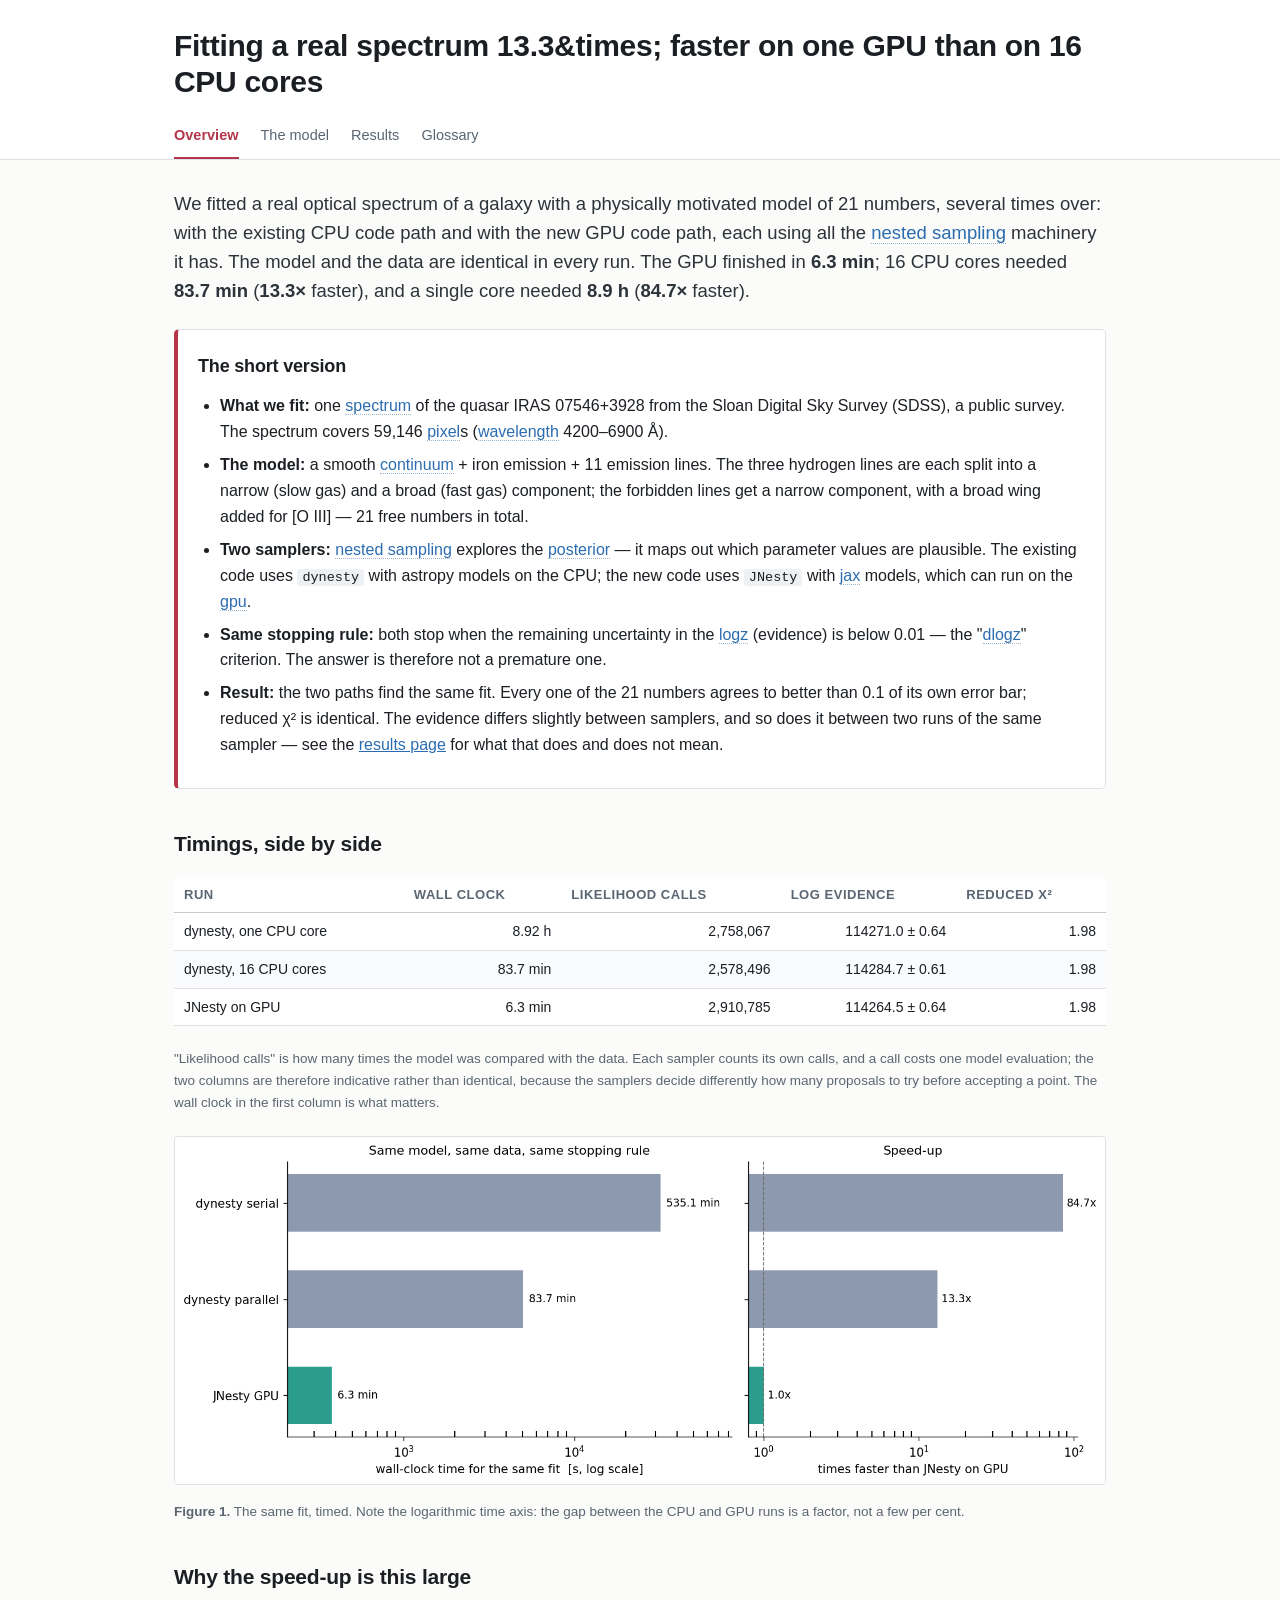
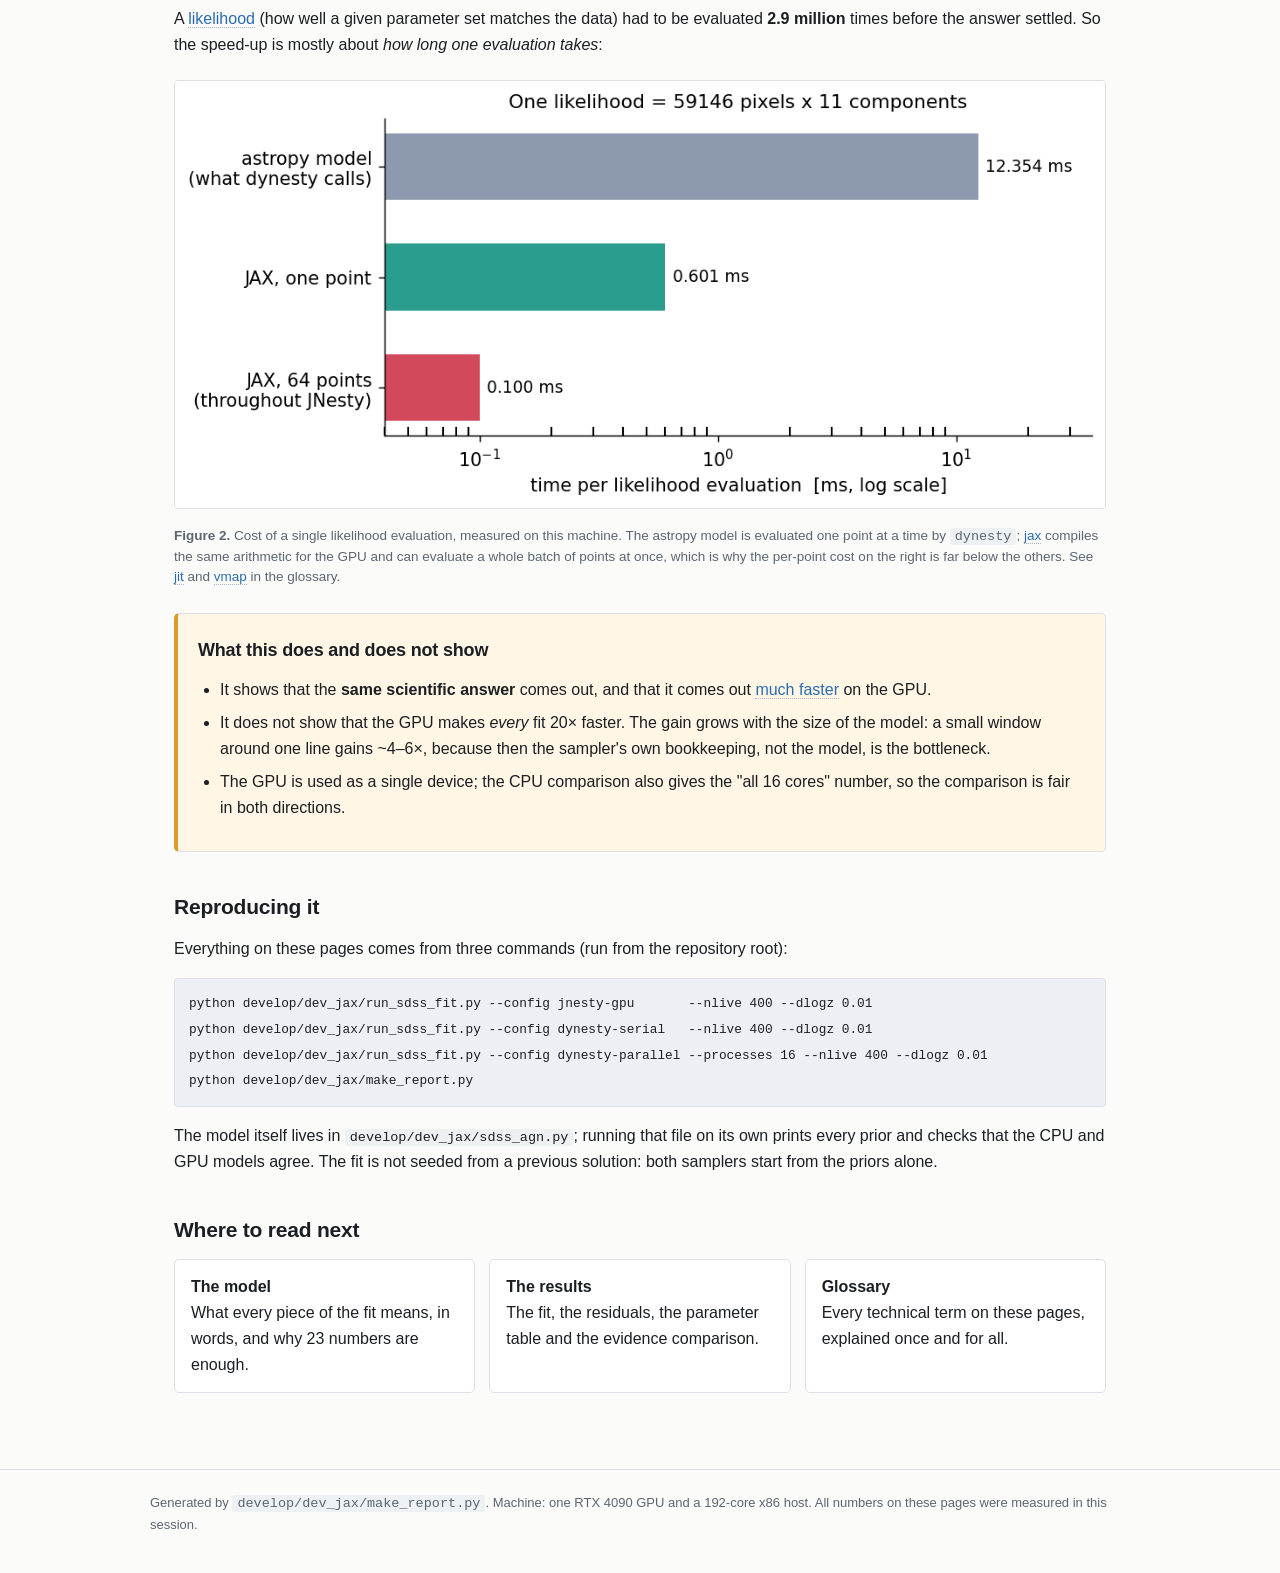
<file: develop/dev_jax/results/report/index.html>
<!DOCTYPE html>
<html lang="en">
<head>
<meta charset="utf-8">
<meta name="viewport" content="width=device-width, initial-scale=1">
<title>Fitting a real spectrum 13.3&amp;times; faster on one GPU than on 16 CPU cores</title>
<style>

:root {
  --ink: #1b1f23; --muted: #5b6672; --accent: #b5364a; --accent2: #2b6cb0;
  --bg: #fbfbf9; --card: #ffffff; --line: #dde1e6; --warn: #fff6e5;
}
* { box-sizing: border-box; }
body {
  margin: 0; background: var(--bg); color: var(--ink);
  font: 16px/1.62 -apple-system, BlinkMacSystemFont, "Segoe UI", Roboto, "Helvetica Neue",
        Arial, "Noto Sans", sans-serif;
  -webkit-font-smoothing: antialiased;
}
header { border-bottom: 1px solid var(--line); background: var(--card); padding: 28px 0 0; }
header h1 { max-width: 980px; margin: 0 auto 14px; padding: 0 24px; font-size: 30px;
            line-height: 1.2; letter-spacing: -0.01em; }
nav { max-width: 980px; margin: 0 auto; padding: 0 24px; display: flex; gap: 22px; }
nav a { padding: 10px 0; color: var(--muted); text-decoration: none; font-size: 14.5px;
        border-bottom: 2px solid transparent; }
nav a:hover { color: var(--ink); }
nav a.active { color: var(--accent); border-bottom-color: var(--accent); font-weight: 600; }
main { max-width: 980px; margin: 0 auto; padding: 30px 24px 60px; }
h2 { font-size: 21px; margin: 38px 0 12px; letter-spacing: -0.01em; }
h3 { font-size: 17px; margin: 26px 0 8px; }
p { margin: 0 0 14px; }
p.lead { font-size: 18.5px; line-height: 1.55; color: #2c333a; }
ul, ol { margin: 0 0 16px; padding-left: 22px; }
li { margin-bottom: 7px; }
a { color: var(--accent2); }
a.gl { color: var(--accent2); text-decoration: none; border-bottom: 1px dotted #9db6cf; }
a.gl:hover { border-bottom-style: solid; }
code { font: 13.5px/1.4 ui-monospace, SFMono-Regular, Menlo, Consolas, monospace;
       background: #eef1f4; padding: 1px 5px; border-radius: 3px; }
figure { margin: 22px 0 26px; }
figure img { width: 100%; height: auto; border: 1px solid var(--line); border-radius: 4px;
             background: #fff; }
figcaption { font-size: 13.5px; color: var(--muted); margin-top: 9px; line-height: 1.5; }
table.data { width: 100%; border-collapse: collapse; margin: 16px 0 22px; font-size: 14px;
             background: var(--card); }
table.data th, table.data td { border-bottom: 1px solid var(--line); padding: 7px 10px;
                               text-align: left; vertical-align: top; }
table.data thead th { border-bottom: 1.5px solid #c3cad2; font-size: 13px;
                      text-transform: uppercase; letter-spacing: 0.04em; color: var(--muted); }
table.data tbody tr:nth-child(even) { background: #fafbfc; }
table.data td.num { text-align: right; font-variant-numeric: tabular-nums; white-space: nowrap; }
table.data td.unit { color: var(--muted); font-size: 13px; }
table.data td.desc { color: #3b444d; font-size: 13.2px; }
table.data.small { font-size: 13px; }
table.data.small code { font-size: 12.4px; }
.callout { background: var(--card); border: 1px solid var(--line); border-left: 4px solid var(--accent);
           border-radius: 5px; padding: 6px 20px 14px; margin: 24px 0; }
.callout h2 { margin-top: 16px; font-size: 18px; }
.callout.warn { border-left-color: #d99b2b; background: var(--warn); }
ul.cards { list-style: none; padding: 0; display: grid; grid-template-columns: 1fr 1fr 1fr;
           gap: 14px; }
ul.cards li { background: var(--card); border: 1px solid var(--line); border-radius: 5px;
              padding: 14px 16px; margin: 0; }
ul.cards a { text-decoration: none; color: var(--ink); }
ul.cards a:hover b { color: var(--accent2); }
pre.cmd { background: #eceff3; border: 1px solid var(--line); border-radius: 4px;
          padding: 12px 14px; overflow-x: auto; }
pre.cmd code { background: none; padding: 0; font-size: 12.8px; line-height: 1.65; }
header.sticky { position: sticky; top: 0; z-index: 20; background: #fff;
                border-bottom: 1px solid var(--line); padding: 10px 0 8px; margin-bottom: 18px; }
nav.toc { display: flex; gap: 6px; flex-wrap: wrap; max-width: 900px; margin: 0 auto; }
nav.toc a { font-size: 13.5px; padding: 5px 12px; border-radius: 20px;
            border: 1px solid var(--line); color: var(--muted); text-decoration: none; }
nav.toc a:hover { color: var(--accent); border-color: var(--accent); background: #f4f8fb; }
section { scroll-margin-top: 60px; border-top: 1px solid var(--line); padding-top: 26px;
          margin-top: 34px; }
section:first-of-type { border-top: none; margin-top: 0; }
h1.section-title { font-size: 26px; margin: 0 0 18px; letter-spacing: -0.3px; }
h1.section-title .blurb { font-size: 14.5px; font-weight: 400; color: var(--muted);
                          letter-spacing: 0; }
p.note { font-size: 13.5px; color: var(--muted); }
dl.glossary { display: grid; grid-template-columns: 210px 1fr; gap: 4px 22px; margin: 20px 0; }
dl.glossary dt { font-weight: 650; padding-top: 12px; border-top: 1px solid var(--line); }
dl.glossary dd { margin: 0; padding-top: 12px; border-top: 1px solid var(--line); }
footer { border-top: 1px solid var(--line); padding: 22px 24px 40px; color: var(--muted);
         font-size: 13px; }
footer p { max-width: 980px; margin: 0 auto; }
@media (max-width: 720px) {
  dl.glossary { grid-template-columns: 1fr; }
  ul.cards { grid-template-columns: 1fr; }
  header h1 { font-size: 24px; }
}

</style>

</head>
<body>
<header>
<h1>Fitting a real spectrum 13.3&amp;times; faster on one GPU than on 16 CPU cores</h1>
<nav><a href="index.html" class='active'>Overview</a><a href="model.html">The model</a><a href="results.html">Results</a><a href="glossary.html">Glossary</a></nav>
</header>
<main>

<p class="lead">
We fitted a real optical spectrum of a galaxy with a physically motivated model of
21 numbers, several times over: with the existing CPU code path and with the new
GPU code path, each using all the <a class="gl" href="glossary.html#nested-sampling">nested sampling</a> machinery
it has. The model and the data are identical in every run. The GPU finished in
<b>6.3 min</b>; 16 CPU cores needed <b>83.7 min</b>
(<b>13.3&times;</b> faster), and a single core needed
<b>8.9 h</b> (<b>84.7&times;</b> faster).
</p>

<div class="callout">
<h2>The short version</h2>
<ul>
<li><b>What we fit:</b> one <a class="gl" href="glossary.html#spectrum">spectrum</a> of the quasar IRAS 07546+3928 from the
    Sloan Digital Sky Survey (SDSS), a public survey. The spectrum covers
    59,146 <a class="gl" href="glossary.html#pixel">pixel</a>s
    (<a class="gl" href="glossary.html#wavelength">wavelength</a> 4200&ndash;6900 &Aring;).</li>
<li><b>The model:</b> a smooth <a class="gl" href="glossary.html#continuum">continuum</a> + iron emission + 11 emission lines.
    The three hydrogen lines are each split into a narrow (slow gas) and a broad (fast gas)
    component; the forbidden lines get a narrow component, with a broad wing added for
    [O III] &mdash; 21 free numbers in total.</li>
<li><b>Two samplers:</b> <a class="gl" href="glossary.html#nested-sampling">nested sampling</a> explores the
    <a class="gl" href="glossary.html#posterior">posterior</a> &mdash; it maps out which parameter values are plausible.
    The existing code uses <code>dynesty</code> with
    astropy models on the CPU; the new code uses <code>JNesty</code> with
    <a class="gl" href="glossary.html#jax">jax</a> models, which can run on the <a class="gl" href="glossary.html#gpu">gpu</a>.</li>
<li><b>Same stopping rule:</b> both stop when the remaining uncertainty in the
    <a class="gl" href="glossary.html#log-evidence">logz</a> (evidence) is below 0.01 &mdash; the "<a class="gl" href="glossary.html#dlogz">dlogz</a>" criterion.
    The answer is therefore not a premature one.</li>
<li><b>Result:</b> the two paths find the same fit. Every one of the 21 numbers
    agrees to better than 0.1 of its own error bar; reduced &chi;&sup2; is identical. The
    evidence differs slightly between samplers, and so does it between two runs of the same
    sampler &mdash; see the <a href="#results">results page</a> for what that does and does
    not mean.</li>
</ul>
</div>

<h2>Timings, side by side</h2>
<table class="data">
<thead><tr><th>Run</th><th class="num">Wall clock</th><th class="num">Likelihood calls</th>
<th class="num">log evidence</th><th class="num">reduced &chi;&sup2;</th></tr></thead>
<tbody><tr><td>dynesty, one CPU core</td><td class='num'>8.92 h</td><td class='num'>2,758,067</td><td class='num'>114271.0 &plusmn; 0.64</td><td class='num'>1.98</td></tr><tr><td>dynesty, 16 CPU cores</td><td class='num'>83.7 min</td><td class='num'>2,578,496</td><td class='num'>114284.7 &plusmn; 0.61</td><td class='num'>1.98</td></tr><tr><td>JNesty on GPU</td><td class='num'>6.3 min</td><td class='num'>2,910,785</td><td class='num'>114264.5 &plusmn; 0.64</td><td class='num'>1.98</td></tr></tbody>
</table>

<p class="note">

"Likelihood calls" is how many times the model was compared with the data. Each sampler counts
its own calls, and a call costs one model evaluation; the two columns are therefore
indicative rather than identical, because the samplers decide differently how many proposals
to try before accepting a point. The wall clock in the first column is what matters.
</p>

<figure>
<img src="[data-uri]" alt="Runtime comparison">
<figcaption><b>Figure 1.</b> The same fit, timed. Note the logarithmic time axis:
the gap between the CPU and GPU runs is a factor, not a few per cent.
</figcaption>
</figure>

<h2>Why the speed-up is this large</h2>
<p>
A <a class="gl" href="glossary.html#likelihood">likelihood</a> (how well a given parameter set matches the data) had to be
evaluated <b>2.9 million</b> times before the answer settled. So the speed-up is
mostly about <i>how long one evaluation takes</i>:
</p>
<figure>
<img src="[data-uri]" alt="Cost of one likelihood">
<figcaption><b>Figure 2.</b> Cost of a single likelihood evaluation, measured on this
machine. The astropy model is evaluated one point at a time by
<code>dynesty</code>; <a class="gl" href="glossary.html#jax">jax</a> compiles the same arithmetic for the GPU and can
evaluate a whole batch of points at once, which is why the per-point cost on the right
is far below the others. See <a class="gl" href="glossary.html#jit">jit</a> and <a class="gl" href="glossary.html#vmap">vmap</a> in the glossary.
</figcaption>
</figure>

<div class="callout warn">
<h2>What this does and does not show</h2>
<ul>
<li>It shows that the <b>same scientific answer</b> comes out, and that it comes out
    <a class="gl" href="glossary.html#fwhm">much faster</a> on the GPU.</li>
<li>It does not show that the GPU makes <i>every</i> fit 20&times; faster. The gain
    grows with the size of the model: a small window around one line gains ~4&ndash;6&times;,
    because then the sampler's own bookkeeping, not the model, is the bottleneck.</li>
<li>The GPU is used as a single device; the CPU comparison also gives the "all 16 cores"
    number, so the comparison is fair in both directions.</li>
</ul>
</div>

<h2>Reproducing it</h2>
<p>
Everything on these pages comes from three commands (run from the repository root):
</p>
<pre class="cmd"><code>python develop/dev_jax/run_sdss_fit.py --config jnesty-gpu       --nlive 400 --dlogz 0.01
python develop/dev_jax/run_sdss_fit.py --config dynesty-serial   --nlive 400 --dlogz 0.01
python develop/dev_jax/run_sdss_fit.py --config dynesty-parallel --processes 16 --nlive 400 --dlogz 0.01
python develop/dev_jax/make_report.py</code></pre>
<p>
The model itself lives in <code>develop/dev_jax/sdss_agn.py</code>; running that file on its
own prints every prior and checks that the CPU and GPU models agree. The fit is not
seeded from a previous solution: both samplers start from the priors alone.
</p>

<h2>Where to read next</h2>
<ul class="cards">
<li><a href="model.html"><b>The model</b><br>What every piece of the fit means, in words,
    and why 23 numbers are enough.</a></li>
<li><a href="results.html"><b>The results</b><br>The fit, the residuals, the parameter
    table and the evidence comparison.</a></li>
<li><a href="glossary.html"><b>Glossary</b><br>Every technical term on these pages,
    explained once and for all.</a></li>
</ul>

</main>
<footer>
<p>Generated by <code>develop/dev_jax/make_report.py</code>. Machine: one RTX 4090 GPU and a
192-core x86 host. All numbers on these pages were measured in this session.</p>
</footer>
</body>
</html>
</file>
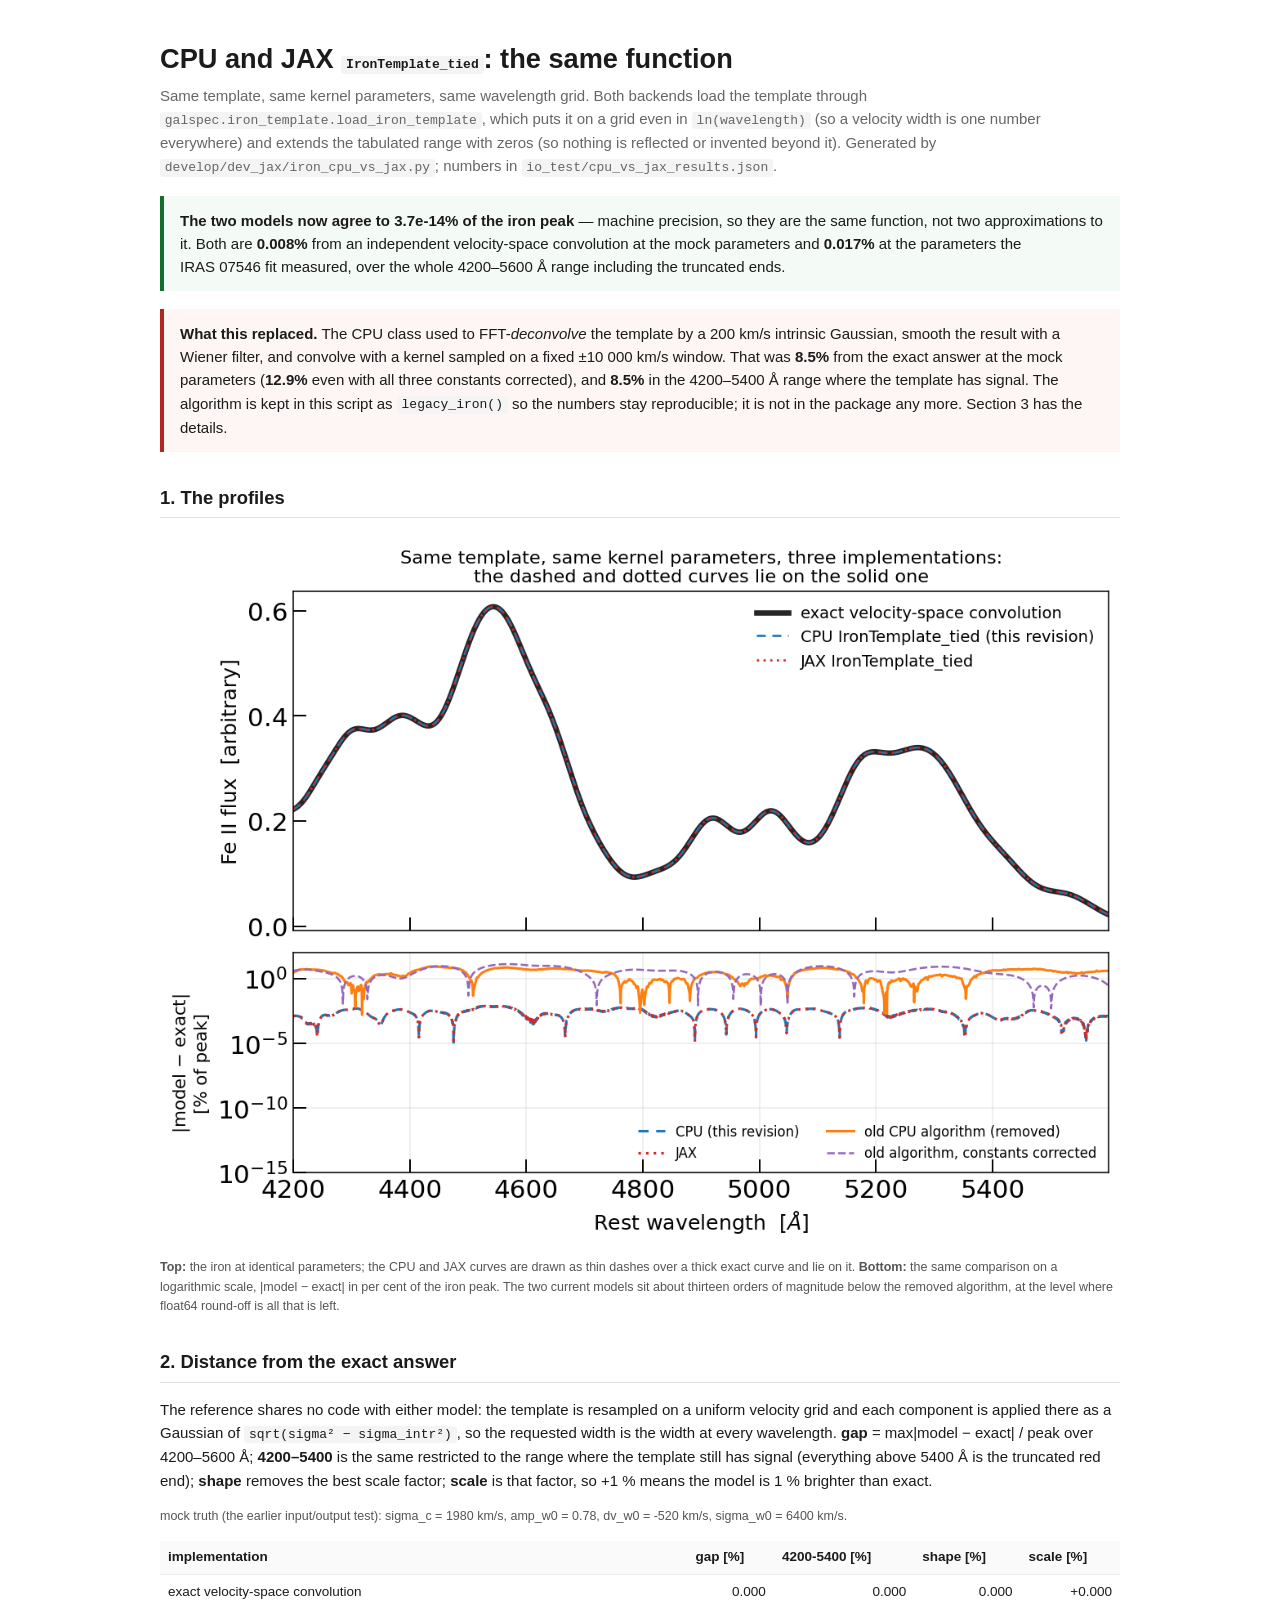
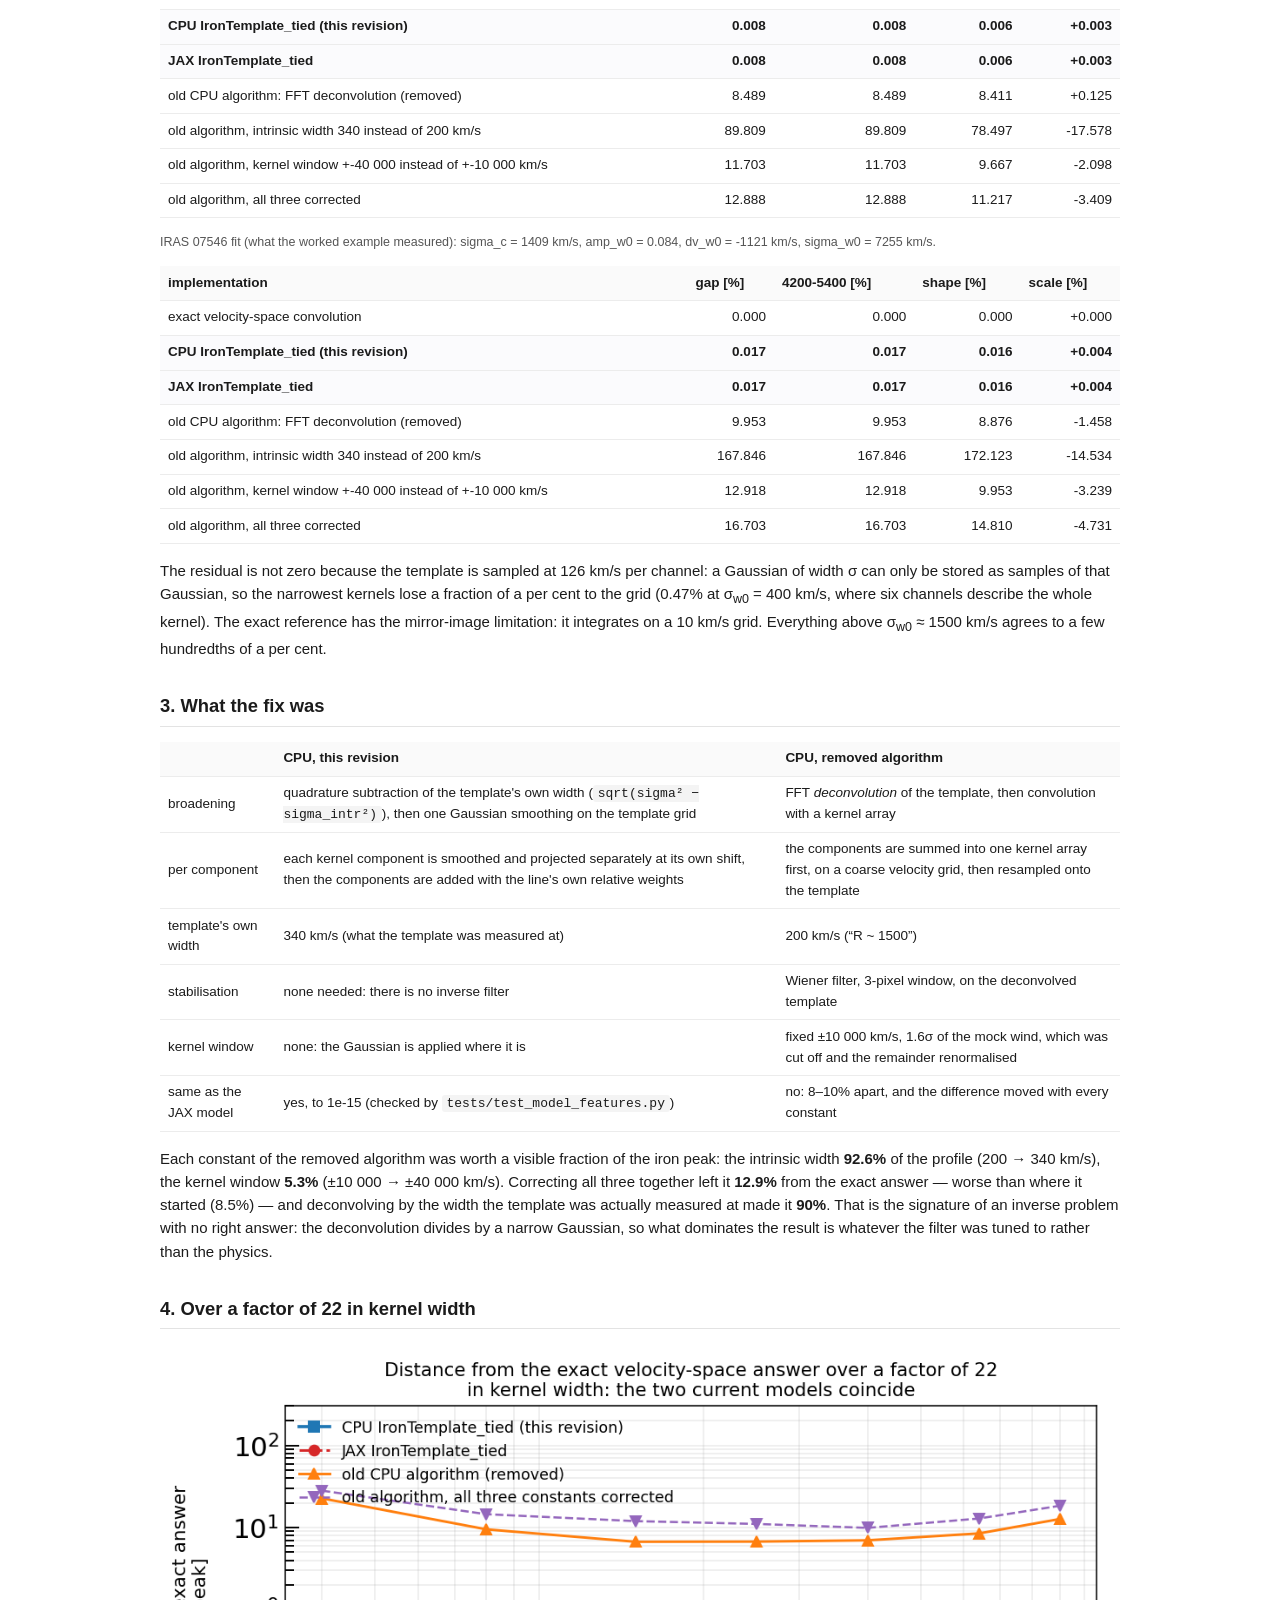
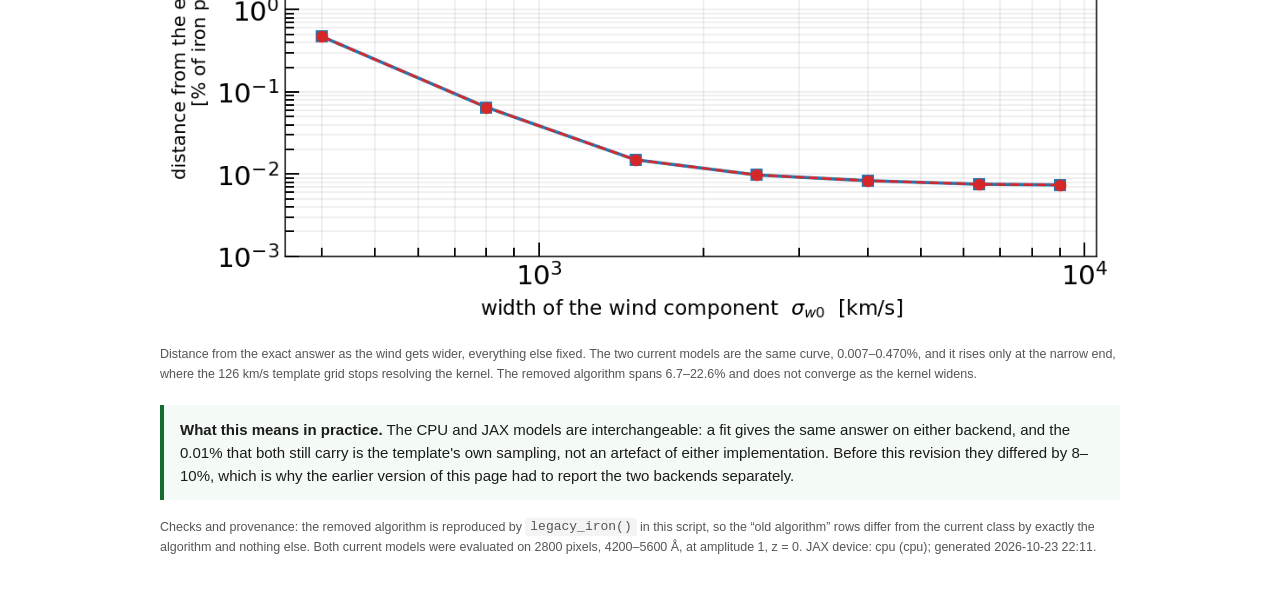
<file: develop/dev_jax/io_test/cpu_vs_jax.html>
<!DOCTYPE html>
<html lang="en"><head><meta charset="utf-8">
<title>CPU vs JAX IronTemplate_tied</title>
<style>
 body { font-family: -apple-system, "Segoe UI", Helvetica, Arial, sans-serif;
        max-width: 60rem; margin: 2.4rem auto; padding: 0 1.2rem; color: #1b1b1b;
        line-height: 1.55; font-size: 15px; }
 h1 { font-size: 1.7rem; margin-bottom: .2rem; }
 h2 { font-size: 1.15rem; margin-top: 2rem; border-bottom: 1px solid #e3e3e3;
      padding-bottom: .3rem; }
 .sub { color: #666; margin-top: 0; }
 table { border-collapse: collapse; width: 100%; margin: .9rem 0; font-size: 13.5px; }
 th, td { padding: .4rem .5rem; border-bottom: 1px solid #ececec; text-align: left; }
 th { background: #fafafa; font-weight: 600; }
 td.num { text-align: right; font-variant-numeric: tabular-nums; }
 tr.hi td { font-weight: 600; background: #fbfbfd; }
 figure { margin: 1.3rem 0; }
 img { max-width: 100%; }
 figcaption { font-size: 12.5px; color: #555; margin-top: .4rem; }
 .verdict { border-left: 4px solid #146c2e; background: #f4faf5; padding: .8rem 1rem;
            margin: 1.1rem 0; }
 .warn { border-left: 4px solid #b3261e; background: #fdf6f5; padding: .8rem 1rem;
         margin: 1.1rem 0; }
 code { background: #f4f4f4; padding: .08rem .3rem; border-radius: 3px; font-size: 13px; }
 .kv { font-size: 12.5px; color: #555; }
</style></head><body>

<h1>CPU and JAX <code>IronTemplate_tied</code>: the same function</h1>
<p class="sub">Same template, same kernel parameters, same wavelength grid. Both
backends load the template through
<code>galspec.iron_template.load_iron_template</code>, which puts it on a grid even in
<code>ln(wavelength)</code> (so a velocity width is one number everywhere) and extends
the tabulated range with zeros (so nothing is reflected or invented beyond it).
Generated by
<code>develop/dev_jax/iron_cpu_vs_jax.py</code>; numbers in
<code>io_test/cpu_vs_jax_results.json</code>.</p>

<div class="verdict">
<b>The two models now agree to 3.7e-14% of the iron peak</b> &mdash; machine
precision, so they are the same function, not two approximations to it. Both are
<b>0.008%</b> from an independent velocity-space convolution at the
mock parameters and <b>0.017%</b> at the parameters the
IRAS&nbsp;07546 fit measured, over the whole 4200&ndash;5600&nbsp;&Aring; range
including the truncated ends.
</div>

<div class="warn">
<b>What this replaced.</b> The CPU class used to FFT-<i>deconvolve</i> the template by
a 200&nbsp;km/s intrinsic Gaussian, smooth the result with a Wiener filter, and
convolve with a kernel sampled on a fixed &plusmn;10&nbsp;000&nbsp;km/s window. That
was <b>8.5%</b> from the exact answer at the mock parameters
(<b>12.9%</b> even with all three constants corrected), and
<b>8.5%</b> in the 4200&ndash;5400&nbsp;&Aring; range where the
template has signal. The algorithm is kept in this script as
<code>legacy_iron()</code> so the numbers stay reproducible; it is not in the package
any more. Section&nbsp;3 has the details.
</div>

<h2>1. The profiles</h2>
<figure>
 <img src="[data-uri]" alt="profiles">
 <figcaption><b>Top:</b> the iron at identical parameters; the CPU and JAX curves are
 drawn as thin dashes over a thick exact curve and lie on it. <b>Bottom:</b> the same
 comparison on a logarithmic scale, |model &minus; exact| in per cent of the iron peak.
 The two current models sit about thirteen orders of magnitude below the removed
 algorithm, at the level where float64 round-off is all that is left.</figcaption>
</figure>

<h2>2. Distance from the exact answer</h2>
<p>The reference shares no code with either model: the template is resampled on a
uniform velocity grid and each component is applied there as a Gaussian of
<code>sqrt(sigma&sup2; &minus; sigma_intr&sup2;)</code>, so the requested width is the
width at every wavelength. <b>gap</b> = max|model &minus; exact| / peak over
4200&ndash;5600&nbsp;&Aring;; <b>4200&ndash;5400</b> is the same restricted to the range
where the template still has signal (everything above 5400&nbsp;&Aring; is the
truncated red end); <b>shape</b> removes the best scale factor; <b>scale</b> is that
factor, so +1&nbsp;% means the model is 1&nbsp;% brighter than exact.</p>

<p class="kv">mock truth (the earlier input/output test):
sigma_c = 1980 km/s, amp_w0 = 0.78,
dv_w0 = -520 km/s, sigma_w0 = 6400 km/s.</p>
<table>
<tr><th>implementation</th><th class="num">gap [%]</th>
    <th class="num">4200-5400 [%]</th><th class="num">shape [%]</th>
    <th class="num">scale [%]</th></tr>
<tr><td>exact velocity-space convolution</td><td class='num'>0.000</td><td class='num'>0.000</td><td class='num'>0.000</td><td class='num'>+0.000</td></tr>
<tr class='hi'><td>CPU IronTemplate_tied (this revision)</td><td class='num'>0.008</td><td class='num'>0.008</td><td class='num'>0.006</td><td class='num'>+0.003</td></tr>
<tr class='hi'><td>JAX IronTemplate_tied</td><td class='num'>0.008</td><td class='num'>0.008</td><td class='num'>0.006</td><td class='num'>+0.003</td></tr>
<tr><td>old CPU algorithm: FFT deconvolution (removed)</td><td class='num'>8.489</td><td class='num'>8.489</td><td class='num'>8.411</td><td class='num'>+0.125</td></tr>
<tr><td>old algorithm, intrinsic width 340 instead of 200 km/s</td><td class='num'>89.809</td><td class='num'>89.809</td><td class='num'>78.497</td><td class='num'>-17.578</td></tr>
<tr><td>old algorithm, kernel window +-40 000 instead of +-10 000 km/s</td><td class='num'>11.703</td><td class='num'>11.703</td><td class='num'>9.667</td><td class='num'>-2.098</td></tr>
<tr><td>old algorithm, all three corrected</td><td class='num'>12.888</td><td class='num'>12.888</td><td class='num'>11.217</td><td class='num'>-3.409</td></tr>
</table>

<p class="kv">IRAS 07546 fit (what the worked example measured):
sigma_c = 1409 km/s, amp_w0 = 0.084,
dv_w0 = -1121 km/s, sigma_w0 = 7255 km/s.</p>
<table>
<tr><th>implementation</th><th class="num">gap [%]</th>
    <th class="num">4200-5400 [%]</th><th class="num">shape [%]</th>
    <th class="num">scale [%]</th></tr>
<tr><td>exact velocity-space convolution</td><td class='num'>0.000</td><td class='num'>0.000</td><td class='num'>0.000</td><td class='num'>+0.000</td></tr>
<tr class='hi'><td>CPU IronTemplate_tied (this revision)</td><td class='num'>0.017</td><td class='num'>0.017</td><td class='num'>0.016</td><td class='num'>+0.004</td></tr>
<tr class='hi'><td>JAX IronTemplate_tied</td><td class='num'>0.017</td><td class='num'>0.017</td><td class='num'>0.016</td><td class='num'>+0.004</td></tr>
<tr><td>old CPU algorithm: FFT deconvolution (removed)</td><td class='num'>9.953</td><td class='num'>9.953</td><td class='num'>8.876</td><td class='num'>-1.458</td></tr>
<tr><td>old algorithm, intrinsic width 340 instead of 200 km/s</td><td class='num'>167.846</td><td class='num'>167.846</td><td class='num'>172.123</td><td class='num'>-14.534</td></tr>
<tr><td>old algorithm, kernel window +-40 000 instead of +-10 000 km/s</td><td class='num'>12.918</td><td class='num'>12.918</td><td class='num'>9.953</td><td class='num'>-3.239</td></tr>
<tr><td>old algorithm, all three corrected</td><td class='num'>16.703</td><td class='num'>16.703</td><td class='num'>14.810</td><td class='num'>-4.731</td></tr>
</table>

<p>The residual is not zero because the template is sampled at 126&nbsp;km/s per
channel: a Gaussian of width &sigma; can only be stored as samples of that Gaussian,
so the narrowest kernels lose a fraction of a per cent to the grid
(0.47% at &sigma;<sub>w0</sub>&nbsp;=&nbsp;400&nbsp;km/s, where six
channels describe the whole kernel). The exact reference has the mirror-image
limitation: it integrates on a 10&nbsp;km/s grid. Everything above
&sigma;<sub>w0</sub>&nbsp;&asymp;&nbsp;1500&nbsp;km/s agrees to a few hundredths of a
per cent.</p>

<h2>3. What the fix was</h2>
<table>
<tr><th></th><th>CPU, this revision</th><th>CPU, removed algorithm</th></tr>
<tr><td>broadening</td>
    <td>quadrature subtraction of the template's own width
        (<code>sqrt(sigma&sup2; &minus; sigma_intr&sup2;)</code>), then one Gaussian
        smoothing on the template grid</td>
    <td>FFT <i>deconvolution</i> of the template, then convolution with a kernel array</td></tr>
<tr><td>per component</td>
    <td>each kernel component is smoothed and projected separately at its own shift,
        then the components are added with the line's own relative weights</td>
    <td>the components are summed into one kernel array first, on a coarse velocity
        grid, then resampled onto the template</td></tr>
<tr><td>template's own width</td><td>340 km/s (what the template was measured at)</td>
    <td>200 km/s (&ldquo;R ~ 1500&rdquo;)</td></tr>
<tr><td>stabilisation</td><td>none needed: there is no inverse filter</td>
    <td>Wiener filter, 3-pixel window, on the deconvolved template</td></tr>
<tr><td>kernel window</td><td>none: the Gaussian is applied where it is</td>
    <td>fixed &plusmn;10&nbsp;000&nbsp;km/s, 1.6&sigma; of the mock
        wind, which was cut off and the remainder renormalised</td></tr>
<tr><td>same as the JAX model</td><td>yes, to 1e-15 (checked by
        <code>tests/test_model_features.py</code>)</td>
    <td>no: 8&ndash;10% apart, and the difference moved with every constant</td></tr>
</table>

<p>Each constant of the removed algorithm was worth a visible fraction of the iron
peak: the intrinsic width <b>92.6%</b> of the profile
(200 &rarr; 340&nbsp;km/s), the kernel window <b>5.3%</b>
(&plusmn;10&nbsp;000 &rarr; &plusmn;40&nbsp;000&nbsp;km/s). Correcting all three
together left it <b>12.9%</b> from the exact answer &mdash; worse than
where it started (8.5%) &mdash; and deconvolving by the width the
template was actually measured at made it <b>90%</b>. That is the
signature of an inverse problem with no right answer: the deconvolution divides by a
narrow Gaussian, so what dominates the result is whatever the filter was tuned to
rather than the physics.</p>

<h2>4. Over a factor of 22 in kernel width</h2>
<figure>
 <img src="[data-uri]" alt="width sweep">
 <figcaption>Distance from the exact answer as the wind gets wider, everything else
 fixed. The two current models are the same curve,
 0.007&ndash;0.470%, and it rises only at the
 narrow end, where the 126&nbsp;km/s template grid stops resolving the kernel. The
 removed algorithm spans 6.7&ndash;22.6% and does
 not converge as the kernel widens.</figcaption>
</figure>

<div class="verdict">
<b>What this means in practice.</b> The CPU and JAX models are interchangeable: a fit
gives the same answer on either backend, and the 0.01% that both still carry is the
template's own sampling, not an artefact of either implementation. Before this
revision they differed by 8&ndash;10%, which is why the earlier version of this page
had to report the two backends separately.
</div>

<p class="kv">Checks and provenance: the removed algorithm is reproduced by
<code>legacy_iron()</code> in this script, so the &ldquo;old algorithm&rdquo; rows differ
from the current class by exactly the algorithm and nothing else. Both current models
were evaluated on 2800 pixels, 4200&ndash;5600&nbsp;&Aring;, at amplitude 1,
z = 0. JAX device: cpu (cpu); generated
2026-10-23 22:11.</p>

</body></html>
</file>
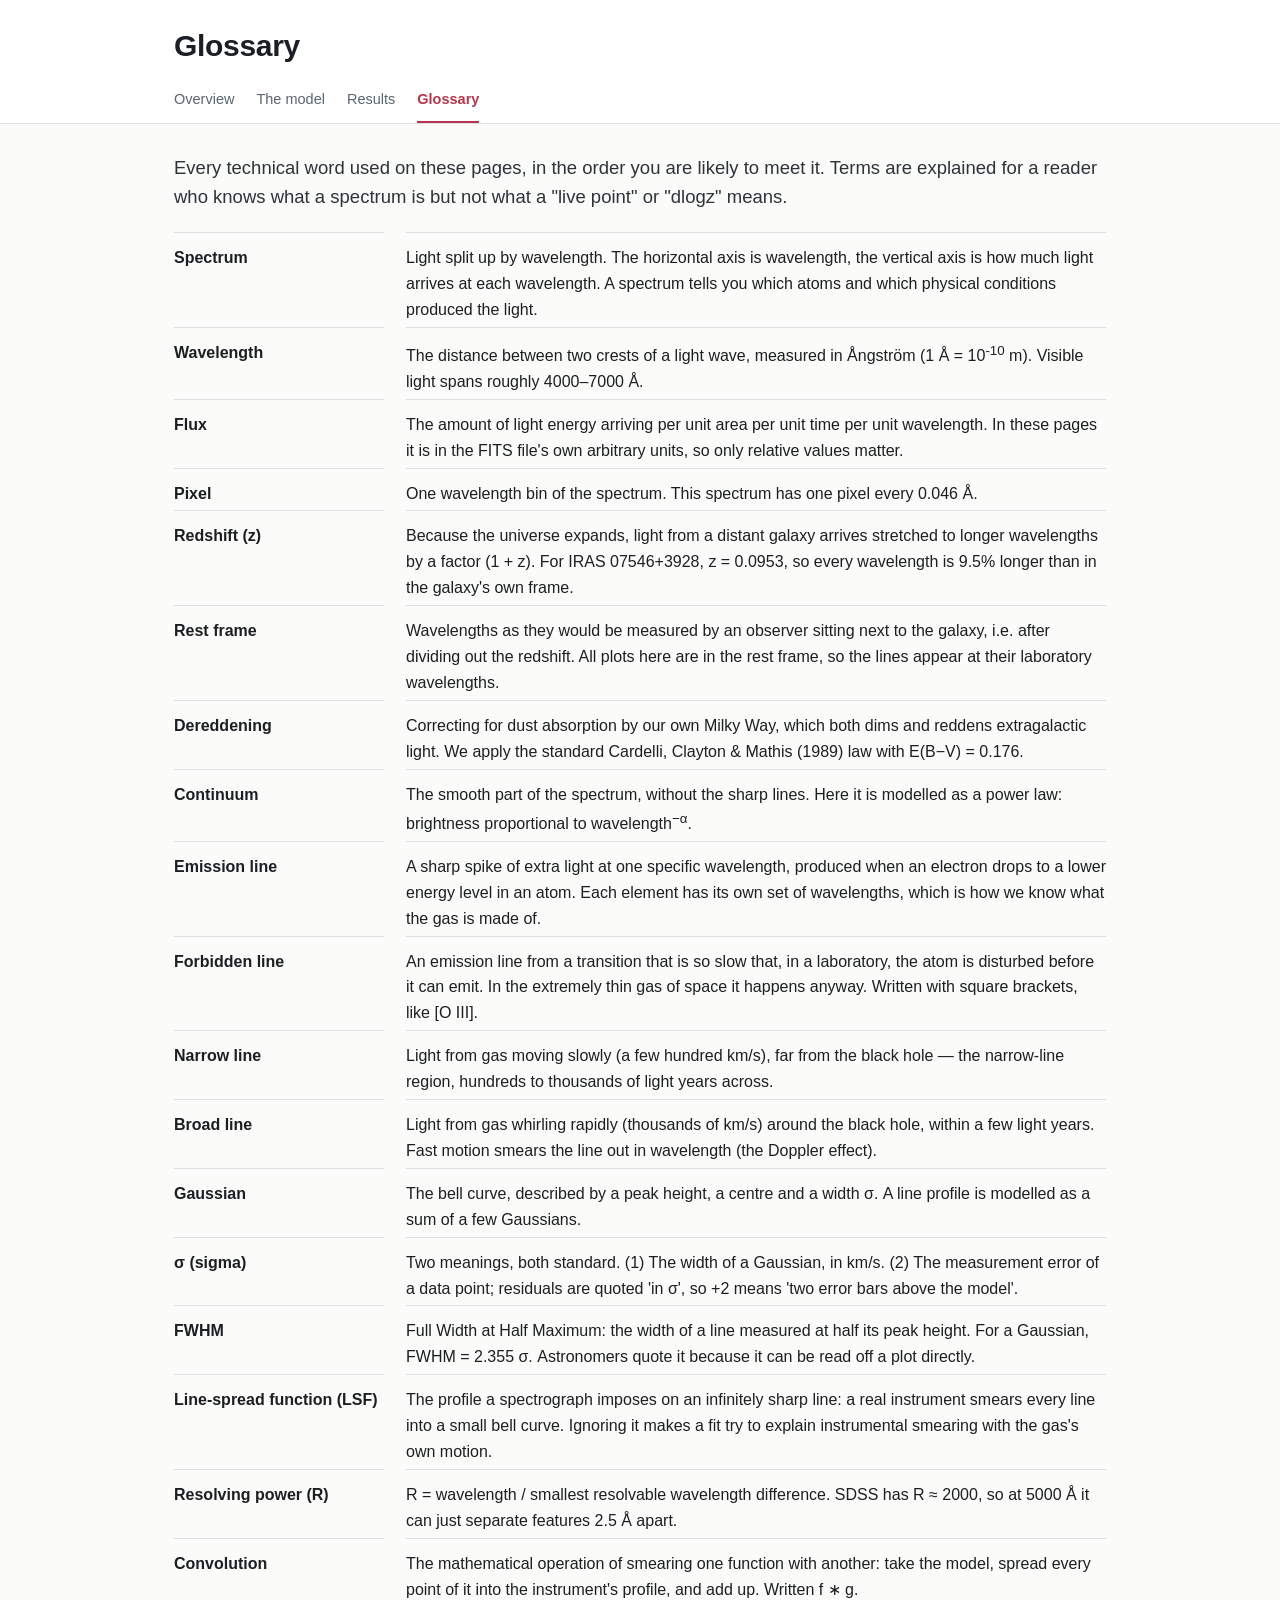
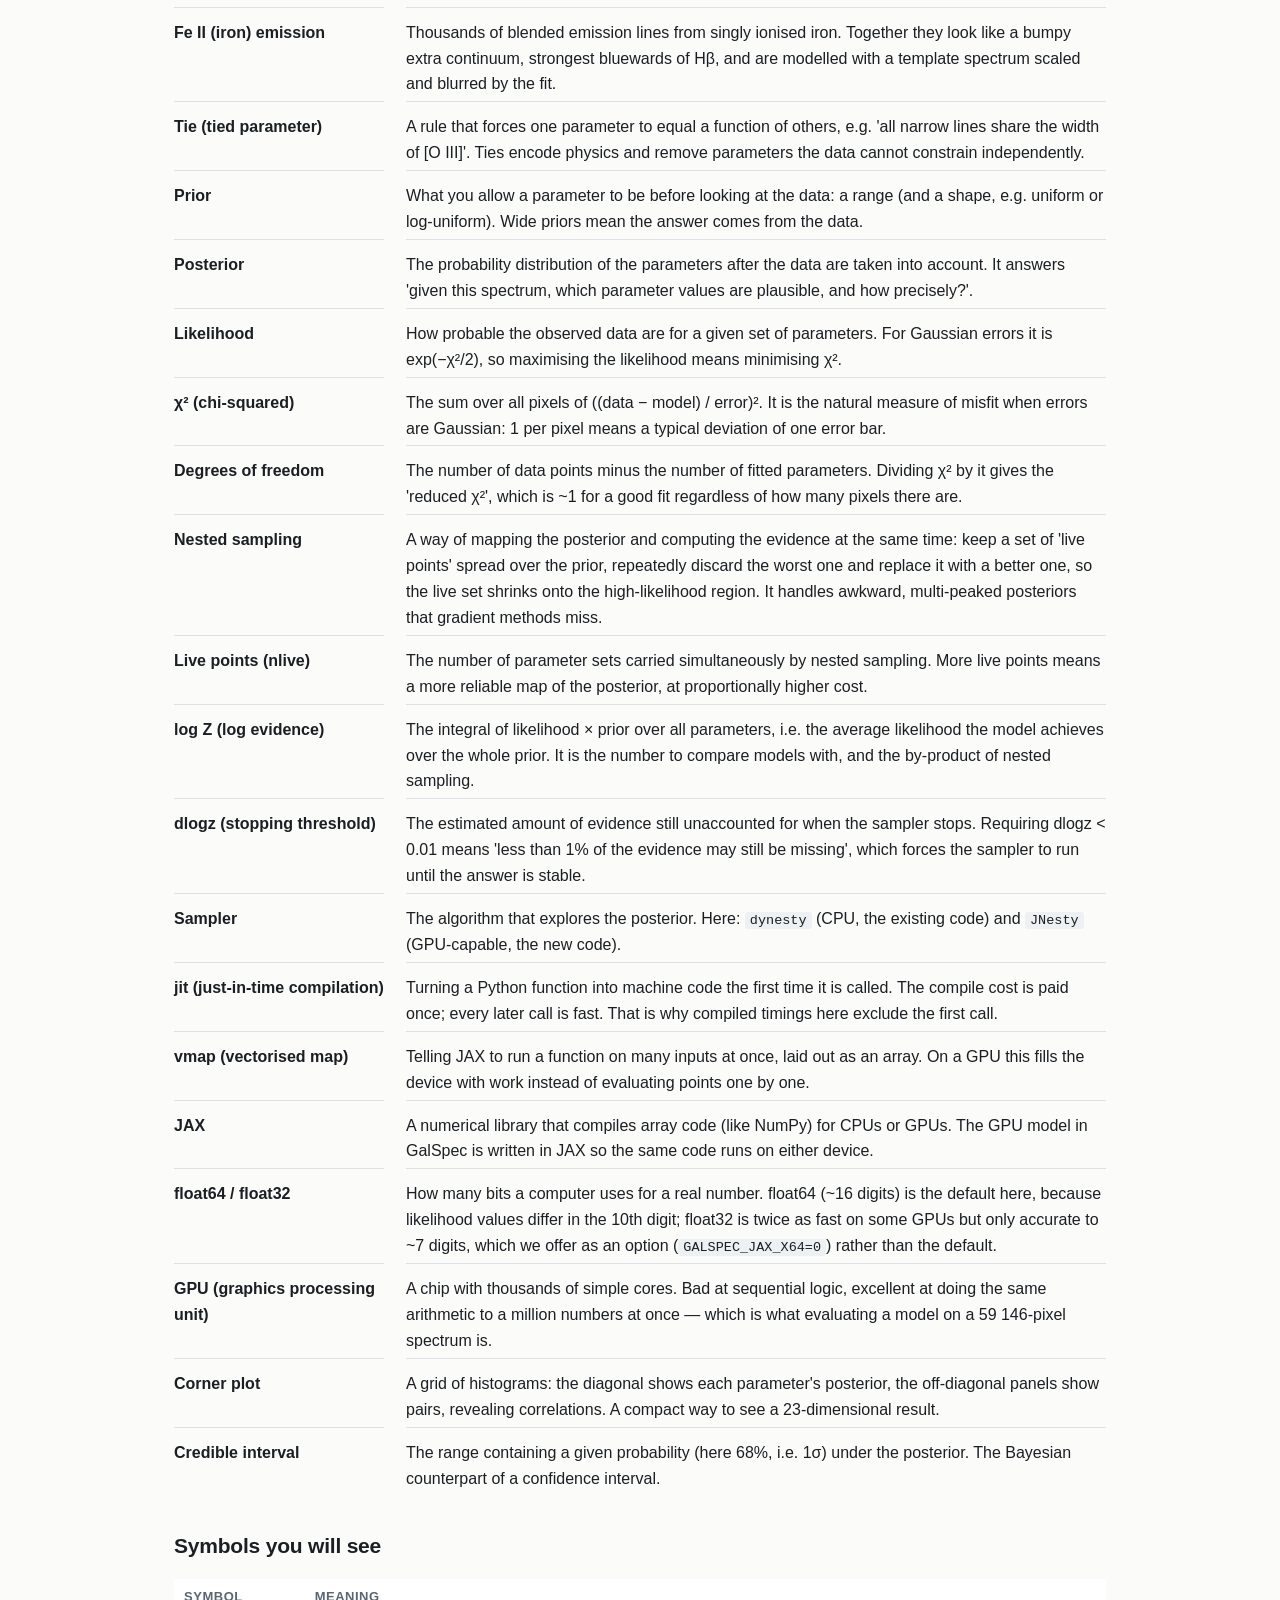
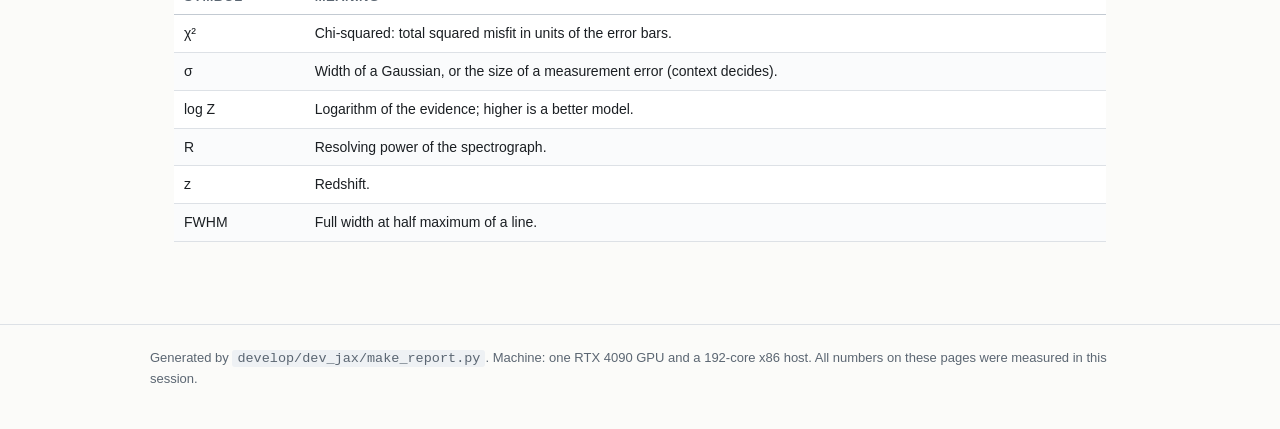
<file: develop/dev_jax/results/report/glossary.html>
<!DOCTYPE html>
<html lang="en">
<head>
<meta charset="utf-8">
<meta name="viewport" content="width=device-width, initial-scale=1">
<title>Glossary</title>
<style>

:root {
  --ink: #1b1f23; --muted: #5b6672; --accent: #b5364a; --accent2: #2b6cb0;
  --bg: #fbfbf9; --card: #ffffff; --line: #dde1e6; --warn: #fff6e5;
}
* { box-sizing: border-box; }
body {
  margin: 0; background: var(--bg); color: var(--ink);
  font: 16px/1.62 -apple-system, BlinkMacSystemFont, "Segoe UI", Roboto, "Helvetica Neue",
        Arial, "Noto Sans", sans-serif;
  -webkit-font-smoothing: antialiased;
}
header { border-bottom: 1px solid var(--line); background: var(--card); padding: 28px 0 0; }
header h1 { max-width: 980px; margin: 0 auto 14px; padding: 0 24px; font-size: 30px;
            line-height: 1.2; letter-spacing: -0.01em; }
nav { max-width: 980px; margin: 0 auto; padding: 0 24px; display: flex; gap: 22px; }
nav a { padding: 10px 0; color: var(--muted); text-decoration: none; font-size: 14.5px;
        border-bottom: 2px solid transparent; }
nav a:hover { color: var(--ink); }
nav a.active { color: var(--accent); border-bottom-color: var(--accent); font-weight: 600; }
main { max-width: 980px; margin: 0 auto; padding: 30px 24px 60px; }
h2 { font-size: 21px; margin: 38px 0 12px; letter-spacing: -0.01em; }
h3 { font-size: 17px; margin: 26px 0 8px; }
p { margin: 0 0 14px; }
p.lead { font-size: 18.5px; line-height: 1.55; color: #2c333a; }
ul, ol { margin: 0 0 16px; padding-left: 22px; }
li { margin-bottom: 7px; }
a { color: var(--accent2); }
a.gl { color: var(--accent2); text-decoration: none; border-bottom: 1px dotted #9db6cf; }
a.gl:hover { border-bottom-style: solid; }
code { font: 13.5px/1.4 ui-monospace, SFMono-Regular, Menlo, Consolas, monospace;
       background: #eef1f4; padding: 1px 5px; border-radius: 3px; }
figure { margin: 22px 0 26px; }
figure img { width: 100%; height: auto; border: 1px solid var(--line); border-radius: 4px;
             background: #fff; }
figcaption { font-size: 13.5px; color: var(--muted); margin-top: 9px; line-height: 1.5; }
table.data { width: 100%; border-collapse: collapse; margin: 16px 0 22px; font-size: 14px;
             background: var(--card); }
table.data th, table.data td { border-bottom: 1px solid var(--line); padding: 7px 10px;
                               text-align: left; vertical-align: top; }
table.data thead th { border-bottom: 1.5px solid #c3cad2; font-size: 13px;
                      text-transform: uppercase; letter-spacing: 0.04em; color: var(--muted); }
table.data tbody tr:nth-child(even) { background: #fafbfc; }
table.data td.num { text-align: right; font-variant-numeric: tabular-nums; white-space: nowrap; }
table.data td.unit { color: var(--muted); font-size: 13px; }
table.data td.desc { color: #3b444d; font-size: 13.2px; }
table.data.small { font-size: 13px; }
table.data.small code { font-size: 12.4px; }
.callout { background: var(--card); border: 1px solid var(--line); border-left: 4px solid var(--accent);
           border-radius: 5px; padding: 6px 20px 14px; margin: 24px 0; }
.callout h2 { margin-top: 16px; font-size: 18px; }
.callout.warn { border-left-color: #d99b2b; background: var(--warn); }
ul.cards { list-style: none; padding: 0; display: grid; grid-template-columns: 1fr 1fr 1fr;
           gap: 14px; }
ul.cards li { background: var(--card); border: 1px solid var(--line); border-radius: 5px;
              padding: 14px 16px; margin: 0; }
ul.cards a { text-decoration: none; color: var(--ink); }
ul.cards a:hover b { color: var(--accent2); }
pre.cmd { background: #eceff3; border: 1px solid var(--line); border-radius: 4px;
          padding: 12px 14px; overflow-x: auto; }
pre.cmd code { background: none; padding: 0; font-size: 12.8px; line-height: 1.65; }
header.sticky { position: sticky; top: 0; z-index: 20; background: #fff;
                border-bottom: 1px solid var(--line); padding: 10px 0 8px; margin-bottom: 18px; }
nav.toc { display: flex; gap: 6px; flex-wrap: wrap; max-width: 900px; margin: 0 auto; }
nav.toc a { font-size: 13.5px; padding: 5px 12px; border-radius: 20px;
            border: 1px solid var(--line); color: var(--muted); text-decoration: none; }
nav.toc a:hover { color: var(--accent); border-color: var(--accent); background: #f4f8fb; }
section { scroll-margin-top: 60px; border-top: 1px solid var(--line); padding-top: 26px;
          margin-top: 34px; }
section:first-of-type { border-top: none; margin-top: 0; }
h1.section-title { font-size: 26px; margin: 0 0 18px; letter-spacing: -0.3px; }
h1.section-title .blurb { font-size: 14.5px; font-weight: 400; color: var(--muted);
                          letter-spacing: 0; }
p.note { font-size: 13.5px; color: var(--muted); }
dl.glossary { display: grid; grid-template-columns: 210px 1fr; gap: 4px 22px; margin: 20px 0; }
dl.glossary dt { font-weight: 650; padding-top: 12px; border-top: 1px solid var(--line); }
dl.glossary dd { margin: 0; padding-top: 12px; border-top: 1px solid var(--line); }
footer { border-top: 1px solid var(--line); padding: 22px 24px 40px; color: var(--muted);
         font-size: 13px; }
footer p { max-width: 980px; margin: 0 auto; }
@media (max-width: 720px) {
  dl.glossary { grid-template-columns: 1fr; }
  ul.cards { grid-template-columns: 1fr; }
  header h1 { font-size: 24px; }
}

</style>

</head>
<body>
<header>
<h1>Glossary</h1>
<nav><a href="index.html">Overview</a><a href="model.html">The model</a><a href="results.html">Results</a><a href="glossary.html" class='active'>Glossary</a></nav>
</header>
<main>

<p class="lead">Every technical word used on these pages, in the order you are likely to
meet it. Terms are explained for a reader who knows what a spectrum is but not what a
"live point" or "dlogz" means.</p>
<dl class="glossary">
<dt id="spectrum">Spectrum</dt><dd>Light split up by wavelength. The horizontal axis is wavelength, the vertical axis is how much light arrives at each wavelength. A spectrum tells you which atoms and which physical conditions produced the light.</dd>
<dt id="wavelength">Wavelength</dt><dd>The distance between two crests of a light wave, measured in &Aring;ngstr&ouml;m (1 &Aring; = 10<sup>-10</sup> m). Visible light spans roughly 4000&ndash;7000 &Aring;.</dd>
<dt id="flux">Flux</dt><dd>The amount of light energy arriving per unit area per unit time per unit wavelength. In these pages it is in the FITS file's own arbitrary units, so only relative values matter.</dd>
<dt id="pixel">Pixel</dt><dd>One wavelength bin of the spectrum. This spectrum has one pixel every 0.046 &Aring;.</dd>
<dt id="redshift">Redshift (z)</dt><dd>Because the universe expands, light from a distant galaxy arrives stretched to longer wavelengths by a factor (1 + z). For IRAS 07546+3928, z = 0.0953, so every wavelength is 9.5% longer than in the galaxy's own frame.</dd>
<dt id="rest-frame">Rest frame</dt><dd>Wavelengths as they would be measured by an observer sitting next to the galaxy, i.e. after dividing out the redshift. All plots here are in the rest frame, so the lines appear at their laboratory wavelengths.</dd>
<dt id="dereddening">Dereddening</dt><dd>Correcting for dust absorption by our own Milky Way, which both dims and reddens extragalactic light. We apply the standard Cardelli, Clayton &amp; Mathis (1989) law with E(B&minus;V) = 0.176.</dd>
<dt id="continuum">Continuum</dt><dd>The smooth part of the spectrum, without the sharp lines. Here it is modelled as a power law: brightness proportional to wavelength<sup>&minus;&alpha;</sup>.</dd>
<dt id="emission-line">Emission line</dt><dd>A sharp spike of extra light at one specific wavelength, produced when an electron drops to a lower energy level in an atom. Each element has its own set of wavelengths, which is how we know what the gas is made of.</dd>
<dt id="forbidden-line">Forbidden line</dt><dd>An emission line from a transition that is so slow that, in a laboratory, the atom is disturbed before it can emit. In the extremely thin gas of space it happens anyway. Written with square brackets, like [O III].</dd>
<dt id="narrow-line">Narrow line</dt><dd>Light from gas moving slowly (a few hundred km/s), far from the black hole &mdash; the narrow-line region, hundreds to thousands of light years across.</dd>
<dt id="broad-line">Broad line</dt><dd>Light from gas whirling rapidly (thousands of km/s) around the black hole, within a few light years. Fast motion smears the line out in wavelength (the Doppler effect).</dd>
<dt id="gaussian">Gaussian</dt><dd>The bell curve, described by a peak height, a centre and a width &sigma;. A line profile is modelled as a sum of a few Gaussians.</dd>
<dt id="sigma">&sigma; (sigma)</dt><dd>Two meanings, both standard. (1) The width of a Gaussian, in km/s. (2) The measurement error of a data point; residuals are quoted 'in &sigma;', so +2 means 'two error bars above the model'.</dd>
<dt id="fwhm">FWHM</dt><dd>Full Width at Half Maximum: the width of a line measured at half its peak height. For a Gaussian, FWHM = 2.355 &sigma;. Astronomers quote it because it can be read off a plot directly.</dd>
<dt id="lsf">Line-spread function (LSF)</dt><dd>The profile a spectrograph imposes on an infinitely sharp line: a real instrument smears every line into a small bell curve. Ignoring it makes a fit try to explain instrumental smearing with the gas's own motion.</dd>
<dt id="resolving-power">Resolving power (R)</dt><dd>R = wavelength / smallest resolvable wavelength difference. SDSS has R &asymp; 2000, so at 5000 &Aring; it can just separate features 2.5 &Aring; apart.</dd>
<dt id="convolution">Convolution</dt><dd>The mathematical operation of smearing one function with another: take the model, spread every point of it into the instrument's profile, and add up. Written f &lowast; g.</dd>
<dt id="feii">Fe II (iron) emission</dt><dd>Thousands of blended emission lines from singly ionised iron. Together they look like a bumpy extra continuum, strongest bluewards of H&beta;, and are modelled with a template spectrum scaled and blurred by the fit.</dd>
<dt id="tie">Tie (tied parameter)</dt><dd>A rule that forces one parameter to equal a function of others, e.g. 'all narrow lines share the width of [O III]'. Ties encode physics and remove parameters the data cannot constrain independently.</dd>
<dt id="prior">Prior</dt><dd>What you allow a parameter to be before looking at the data: a range (and a shape, e.g. uniform or log-uniform). Wide priors mean the answer comes from the data.</dd>
<dt id="posterior">Posterior</dt><dd>The probability distribution of the parameters after the data are taken into account. It answers 'given this spectrum, which parameter values are plausible, and how precisely?'.</dd>
<dt id="likelihood">Likelihood</dt><dd>How probable the observed data are for a given set of parameters. For Gaussian errors it is exp(&minus;&chi;&sup2;/2), so maximising the likelihood means minimising &chi;&sup2;.</dd>
<dt id="chi-squared">&chi;&sup2; (chi-squared)</dt><dd>The sum over all pixels of ((data &minus; model) / error)&sup2;. It is the natural measure of misfit when errors are Gaussian: 1 per pixel means a typical deviation of one error bar.</dd>
<dt id="dof">Degrees of freedom</dt><dd>The number of data points minus the number of fitted parameters. Dividing &chi;&sup2; by it gives the 'reduced &chi;&sup2;', which is ~1 for a good fit regardless of how many pixels there are.</dd>
<dt id="nested-sampling">Nested sampling</dt><dd>A way of mapping the posterior and computing the evidence at the same time: keep a set of 'live points' spread over the prior, repeatedly discard the worst one and replace it with a better one, so the live set shrinks onto the high-likelihood region. It handles awkward, multi-peaked posteriors that gradient methods miss.</dd>
<dt id="live-points">Live points (nlive)</dt><dd>The number of parameter sets carried simultaneously by nested sampling. More live points means a more reliable map of the posterior, at proportionally higher cost.</dd>
<dt id="log-evidence">log Z (log evidence)</dt><dd>The integral of likelihood &times; prior over all parameters, i.e. the average likelihood the model achieves over the whole prior. It is the number to compare models with, and the by-product of nested sampling.</dd>
<dt id="dlogz">dlogz (stopping threshold)</dt><dd>The estimated amount of evidence still unaccounted for when the sampler stops. Requiring dlogz &lt; 0.01 means 'less than 1% of the evidence may still be missing', which forces the sampler to run until the answer is stable.</dd>
<dt id="sampler">Sampler</dt><dd>The algorithm that explores the posterior. Here: <code>dynesty</code> (CPU, the existing code) and <code>JNesty</code> (GPU-capable, the new code).</dd>
<dt id="jit">jit (just-in-time compilation)</dt><dd>Turning a Python function into machine code the first time it is called. The compile cost is paid once; every later call is fast. That is why compiled timings here exclude the first call.</dd>
<dt id="vmap">vmap (vectorised map)</dt><dd>Telling JAX to run a function on many inputs at once, laid out as an array. On a GPU this fills the device with work instead of evaluating points one by one.</dd>
<dt id="jax">JAX</dt><dd>A numerical library that compiles array code (like NumPy) for CPUs or GPUs. The GPU model in GalSpec is written in JAX so the same code runs on either device.</dd>
<dt id="float64">float64 / float32</dt><dd>How many bits a computer uses for a real number. float64 (~16 digits) is the default here, because likelihood values differ in the 10th digit; float32 is twice as fast on some GPUs but only accurate to ~7 digits, which we offer as an option (<code>GALSPEC_JAX_X64=0</code>) rather than the default.</dd>
<dt id="gpu">GPU (graphics processing unit)</dt><dd>A chip with thousands of simple cores. Bad at sequential logic, excellent at doing the same arithmetic to a million numbers at once &mdash; which is what evaluating a model on a 59 146-pixel spectrum is.</dd>
<dt id="corner-plot">Corner plot</dt><dd>A grid of histograms: the diagonal shows each parameter's posterior, the off-diagonal panels show pairs, revealing correlations. A compact way to see a 23-dimensional result.</dd>
<dt id="credible-interval">Credible interval</dt><dd>The range containing a given probability (here 68%, i.e. 1&sigma;) under the posterior. The Bayesian counterpart of a confidence interval.</dd>

</dl>
<h2>Symbols you will see</h2>
<table class="data">
<thead><tr><th>Symbol</th><th>Meaning</th></tr></thead>
<tbody>
<tr><td>&chi;&sup2;</td><td>Chi-squared: total squared misfit in units of the error bars.</td></tr>
<tr><td>&sigma;</td><td>Width of a Gaussian, or the size of a measurement error (context decides).</td></tr>
<tr><td>log Z</td><td>Logarithm of the evidence; higher is a better model.</td></tr>
<tr><td>R</td><td>Resolving power of the spectrograph.</td></tr>
<tr><td>z</td><td>Redshift.</td></tr>
<tr><td>FWHM</td><td>Full width at half maximum of a line.</td></tr>
</tbody>
</table>

</main>
<footer>
<p>Generated by <code>develop/dev_jax/make_report.py</code>. Machine: one RTX 4090 GPU and a
192-core x86 host. All numbers on these pages were measured in this session.</p>
</footer>
</body>
</html>
</file>
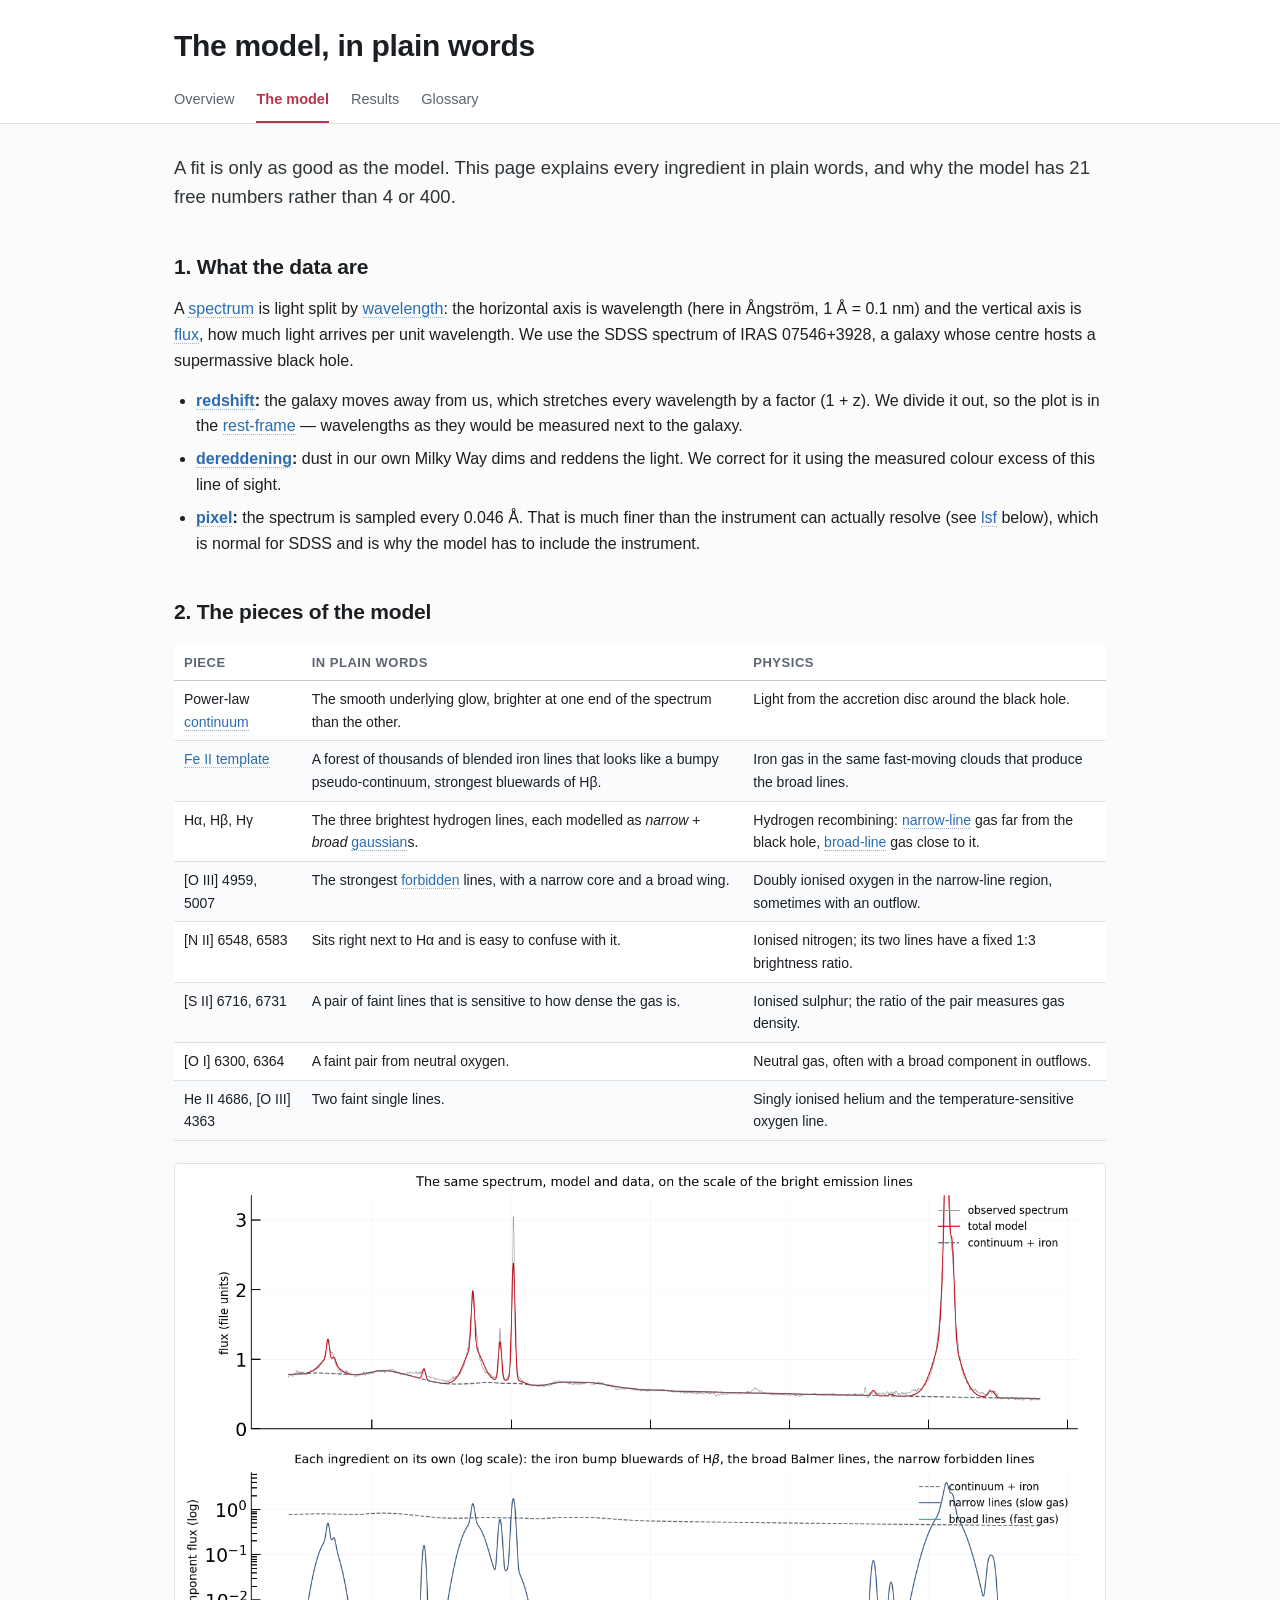
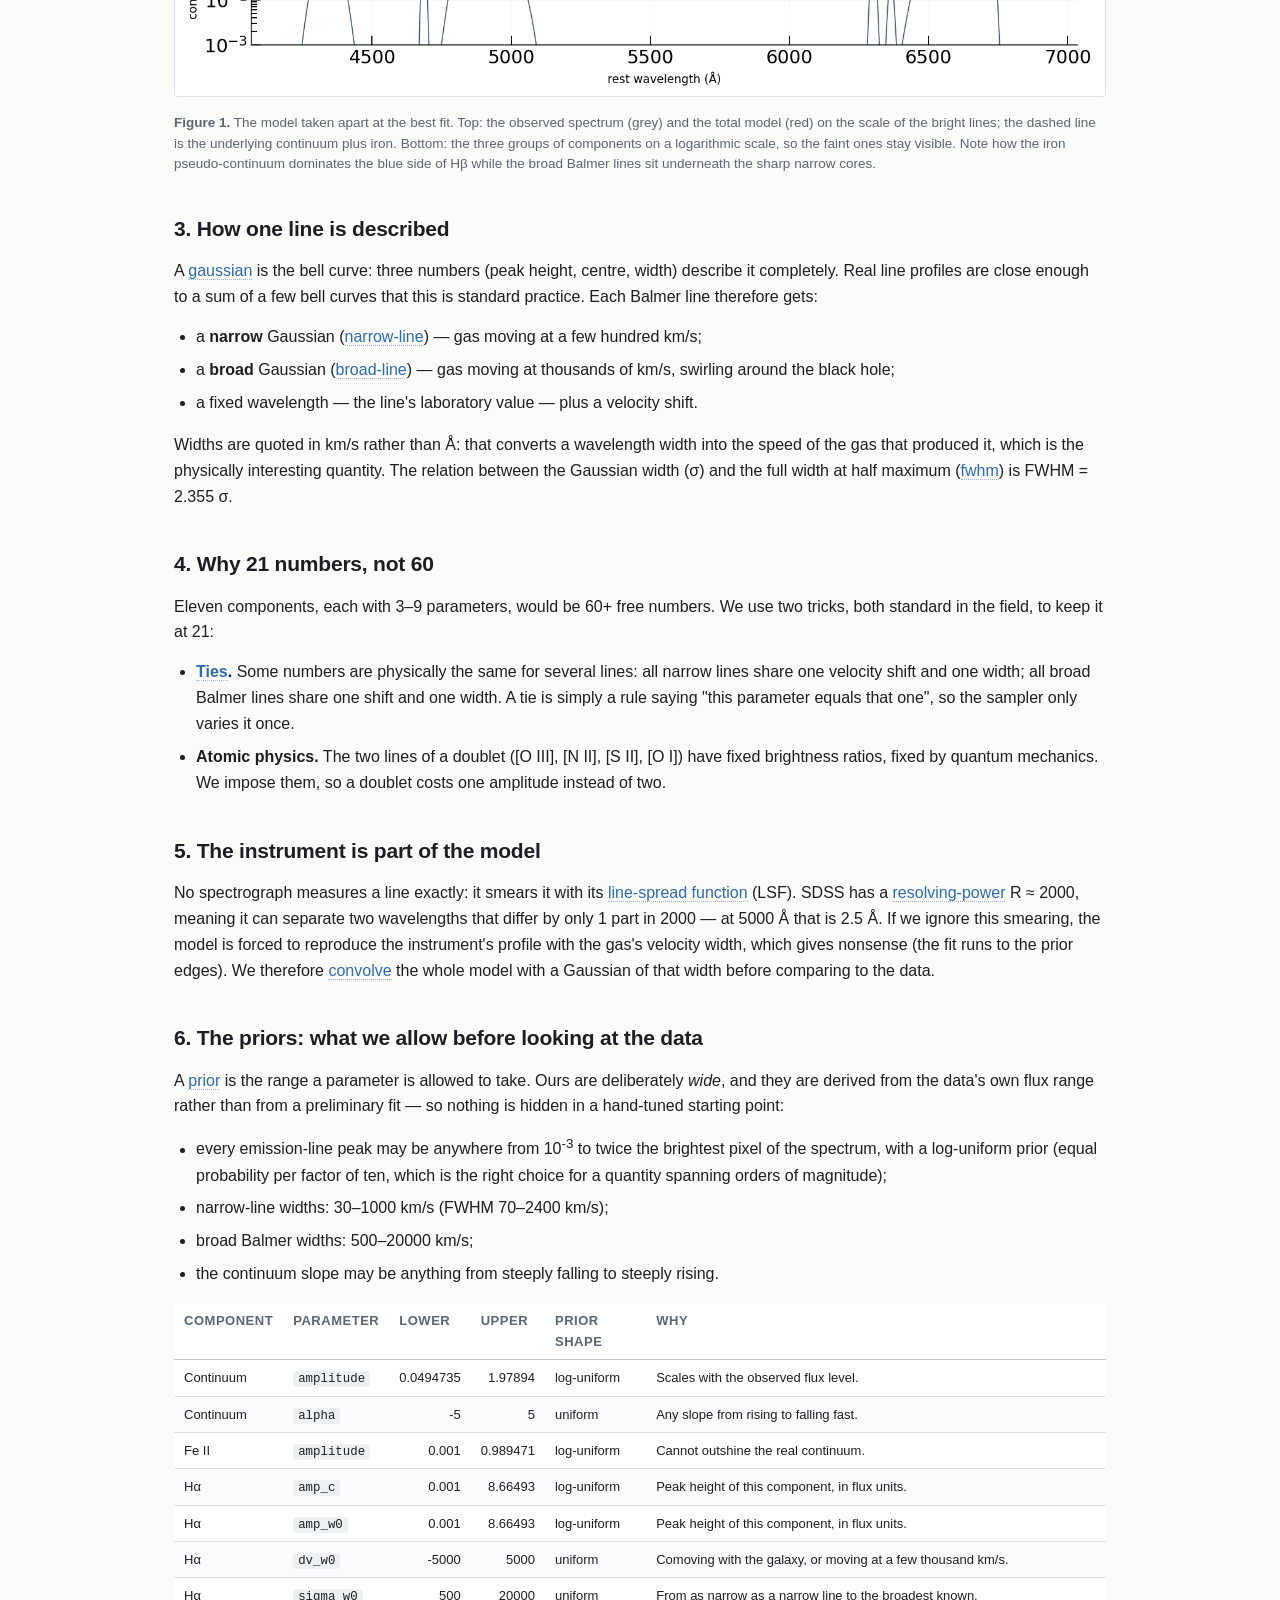
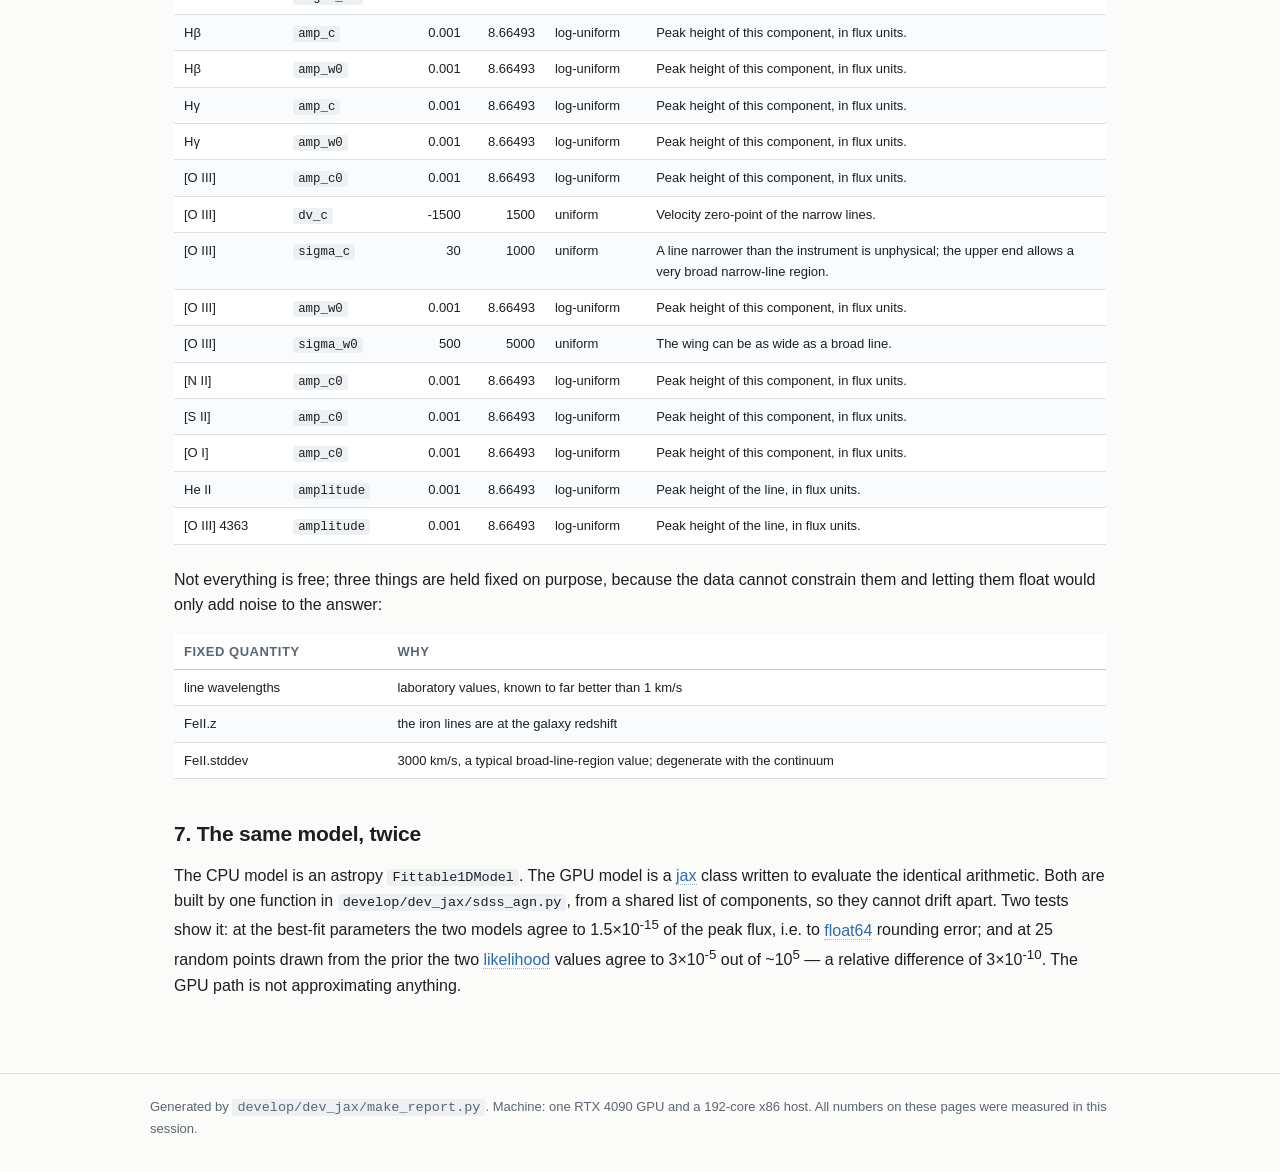
<file: develop/dev_jax/results/report/model.html>
<!DOCTYPE html>
<html lang="en">
<head>
<meta charset="utf-8">
<meta name="viewport" content="width=device-width, initial-scale=1">
<title>The model, in plain words</title>
<style>

:root {
  --ink: #1b1f23; --muted: #5b6672; --accent: #b5364a; --accent2: #2b6cb0;
  --bg: #fbfbf9; --card: #ffffff; --line: #dde1e6; --warn: #fff6e5;
}
* { box-sizing: border-box; }
body {
  margin: 0; background: var(--bg); color: var(--ink);
  font: 16px/1.62 -apple-system, BlinkMacSystemFont, "Segoe UI", Roboto, "Helvetica Neue",
        Arial, "Noto Sans", sans-serif;
  -webkit-font-smoothing: antialiased;
}
header { border-bottom: 1px solid var(--line); background: var(--card); padding: 28px 0 0; }
header h1 { max-width: 980px; margin: 0 auto 14px; padding: 0 24px; font-size: 30px;
            line-height: 1.2; letter-spacing: -0.01em; }
nav { max-width: 980px; margin: 0 auto; padding: 0 24px; display: flex; gap: 22px; }
nav a { padding: 10px 0; color: var(--muted); text-decoration: none; font-size: 14.5px;
        border-bottom: 2px solid transparent; }
nav a:hover { color: var(--ink); }
nav a.active { color: var(--accent); border-bottom-color: var(--accent); font-weight: 600; }
main { max-width: 980px; margin: 0 auto; padding: 30px 24px 60px; }
h2 { font-size: 21px; margin: 38px 0 12px; letter-spacing: -0.01em; }
h3 { font-size: 17px; margin: 26px 0 8px; }
p { margin: 0 0 14px; }
p.lead { font-size: 18.5px; line-height: 1.55; color: #2c333a; }
ul, ol { margin: 0 0 16px; padding-left: 22px; }
li { margin-bottom: 7px; }
a { color: var(--accent2); }
a.gl { color: var(--accent2); text-decoration: none; border-bottom: 1px dotted #9db6cf; }
a.gl:hover { border-bottom-style: solid; }
code { font: 13.5px/1.4 ui-monospace, SFMono-Regular, Menlo, Consolas, monospace;
       background: #eef1f4; padding: 1px 5px; border-radius: 3px; }
figure { margin: 22px 0 26px; }
figure img { width: 100%; height: auto; border: 1px solid var(--line); border-radius: 4px;
             background: #fff; }
figcaption { font-size: 13.5px; color: var(--muted); margin-top: 9px; line-height: 1.5; }
table.data { width: 100%; border-collapse: collapse; margin: 16px 0 22px; font-size: 14px;
             background: var(--card); }
table.data th, table.data td { border-bottom: 1px solid var(--line); padding: 7px 10px;
                               text-align: left; vertical-align: top; }
table.data thead th { border-bottom: 1.5px solid #c3cad2; font-size: 13px;
                      text-transform: uppercase; letter-spacing: 0.04em; color: var(--muted); }
table.data tbody tr:nth-child(even) { background: #fafbfc; }
table.data td.num { text-align: right; font-variant-numeric: tabular-nums; white-space: nowrap; }
table.data td.unit { color: var(--muted); font-size: 13px; }
table.data td.desc { color: #3b444d; font-size: 13.2px; }
table.data.small { font-size: 13px; }
table.data.small code { font-size: 12.4px; }
.callout { background: var(--card); border: 1px solid var(--line); border-left: 4px solid var(--accent);
           border-radius: 5px; padding: 6px 20px 14px; margin: 24px 0; }
.callout h2 { margin-top: 16px; font-size: 18px; }
.callout.warn { border-left-color: #d99b2b; background: var(--warn); }
ul.cards { list-style: none; padding: 0; display: grid; grid-template-columns: 1fr 1fr 1fr;
           gap: 14px; }
ul.cards li { background: var(--card); border: 1px solid var(--line); border-radius: 5px;
              padding: 14px 16px; margin: 0; }
ul.cards a { text-decoration: none; color: var(--ink); }
ul.cards a:hover b { color: var(--accent2); }
pre.cmd { background: #eceff3; border: 1px solid var(--line); border-radius: 4px;
          padding: 12px 14px; overflow-x: auto; }
pre.cmd code { background: none; padding: 0; font-size: 12.8px; line-height: 1.65; }
header.sticky { position: sticky; top: 0; z-index: 20; background: #fff;
                border-bottom: 1px solid var(--line); padding: 10px 0 8px; margin-bottom: 18px; }
nav.toc { display: flex; gap: 6px; flex-wrap: wrap; max-width: 900px; margin: 0 auto; }
nav.toc a { font-size: 13.5px; padding: 5px 12px; border-radius: 20px;
            border: 1px solid var(--line); color: var(--muted); text-decoration: none; }
nav.toc a:hover { color: var(--accent); border-color: var(--accent); background: #f4f8fb; }
section { scroll-margin-top: 60px; border-top: 1px solid var(--line); padding-top: 26px;
          margin-top: 34px; }
section:first-of-type { border-top: none; margin-top: 0; }
h1.section-title { font-size: 26px; margin: 0 0 18px; letter-spacing: -0.3px; }
h1.section-title .blurb { font-size: 14.5px; font-weight: 400; color: var(--muted);
                          letter-spacing: 0; }
p.note { font-size: 13.5px; color: var(--muted); }
dl.glossary { display: grid; grid-template-columns: 210px 1fr; gap: 4px 22px; margin: 20px 0; }
dl.glossary dt { font-weight: 650; padding-top: 12px; border-top: 1px solid var(--line); }
dl.glossary dd { margin: 0; padding-top: 12px; border-top: 1px solid var(--line); }
footer { border-top: 1px solid var(--line); padding: 22px 24px 40px; color: var(--muted);
         font-size: 13px; }
footer p { max-width: 980px; margin: 0 auto; }
@media (max-width: 720px) {
  dl.glossary { grid-template-columns: 1fr; }
  ul.cards { grid-template-columns: 1fr; }
  header h1 { font-size: 24px; }
}

</style>

</head>
<body>
<header>
<h1>The model, in plain words</h1>
<nav><a href="index.html">Overview</a><a href="model.html" class='active'>The model</a><a href="results.html">Results</a><a href="glossary.html">Glossary</a></nav>
</header>
<main>

<p class="lead">A fit is only as good as the model. This page explains every ingredient in
plain words, and why the model has 21 free numbers rather than 4 or 400.</p>

<h2>1. What the data are</h2>
<p>
A <a class="gl" href="glossary.html#spectrum">spectrum</a> is light split by <a class="gl" href="glossary.html#wavelength">wavelength</a>: the horizontal axis is
wavelength (here in &Aring;ngstr&ouml;m, 1 &Aring; = 0.1 nm) and the vertical axis is
<a class="gl" href="glossary.html#flux">flux</a>, how much light arrives per unit wavelength. We use the SDSS spectrum of
IRAS 07546+3928, a galaxy whose centre hosts a supermassive black hole.
</p>
<ul>
<li><b><a class="gl" href="glossary.html#redshift">redshift</a>:</b> the galaxy moves away from us, which stretches every
    wavelength by a factor (1 + z). We divide it out, so the plot is in the
    <a class="gl" href="glossary.html#rest-frame">rest-frame</a> &mdash; wavelengths as they would be measured next to the galaxy.</li>
<li><b><a class="gl" href="glossary.html#dereddening">dereddening</a>:</b> dust in our own Milky Way dims and reddens the light.
    We correct for it using the measured colour excess of this line of sight.</li>
<li><b><a class="gl" href="glossary.html#pixel">pixel</a>:</b> the spectrum is sampled every 0.046 &Aring;. That is much finer
    than the instrument can actually resolve (see <a class="gl" href="glossary.html#lsf">lsf</a> below), which is normal
    for SDSS and is why the model has to include the instrument.</li>
</ul>

<h2>2. The pieces of the model</h2>
<table class="data">
<thead><tr><th>Piece</th><th>In plain words</th><th>Physics</th></tr></thead>
<tbody>
<tr><td>Power-law <a class="gl" href="glossary.html#continuum">continuum</a></td>
    <td>The smooth underlying glow, brighter at one end of the spectrum than the other.</td>
    <td>Light from the accretion disc around the black hole.</td></tr>
<tr><td><a class="gl" href="glossary.html#feii">Fe II template</a></td>
    <td>A forest of thousands of blended iron lines that looks like a bumpy
        pseudo-continuum, strongest bluewards of H&beta;.</td>
    <td>Iron gas in the same fast-moving clouds that produce the broad lines.</td></tr>
<tr><td>H&alpha;, H&beta;, H&gamma;</td>
    <td>The three brightest hydrogen lines, each modelled as
        <i>narrow</i> + <i>broad</i> <a class="gl" href="glossary.html#gaussian">gaussian</a>s.</td>
    <td>Hydrogen recombining: <a class="gl" href="glossary.html#narrow-line">narrow-line</a> gas far from the black hole,
        <a class="gl" href="glossary.html#broad-line">broad-line</a> gas close to it.</td></tr>
<tr><td>[O III] 4959, 5007</td>
    <td>The strongest <a class="gl" href="glossary.html#forbidden-line">forbidden</a> lines, with a narrow core and a broad wing.</td>
    <td>Doubly ionised oxygen in the narrow-line region, sometimes with an outflow.</td></tr>
<tr><td>[N II] 6548, 6583</td>
    <td>Sits right next to H&alpha; and is easy to confuse with it.</td>
    <td>Ionised nitrogen; its two lines have a fixed 1:3 brightness ratio.</td></tr>
<tr><td>[S II] 6716, 6731</td>
    <td>A pair of faint lines that is sensitive to how dense the gas is.</td>
    <td>Ionised sulphur; the ratio of the pair measures gas density.</td></tr>
<tr><td>[O I] 6300, 6364</td><td>A faint pair from neutral oxygen.</td>
    <td>Neutral gas, often with a broad component in outflows.</td></tr>
<tr><td>He II 4686, [O III] 4363</td><td>Two faint single lines.</td>
    <td>Singly ionised helium and the temperature-sensitive oxygen line.</td></tr>
</tbody>
</table>

<figure>
<img src="[data-uri]" alt="The model split into its parts">
<figcaption><b>Figure 1.</b> The model taken apart at the best fit. Top: the observed
spectrum (grey) and the total model (red) on the scale of the bright lines; the dashed
line is the underlying continuum plus iron. Bottom: the three groups of components on a
logarithmic scale, so the faint ones stay visible. Note how the iron pseudo-continuum
dominates the blue side of H&beta; while the broad Balmer lines sit underneath the sharp
narrow cores.
</figcaption>
</figure>

<h2>3. How one line is described</h2>
<p>
A <a class="gl" href="glossary.html#gaussian">gaussian</a> is the bell curve: three numbers (peak height, centre, width)
describe it completely. Real line profiles are close enough to a sum of a few bell
curves that this is standard practice. Each Balmer line therefore gets:
</p>
<ul>
<li>a <b>narrow</b> Gaussian (<a class="gl" href="glossary.html#narrow-line">narrow-line</a>) &mdash; gas moving at a few hundred km/s;</li>
<li>a <b>broad</b> Gaussian (<a class="gl" href="glossary.html#broad-line">broad-line</a>) &mdash; gas moving at thousands of km/s,
    swirling around the black hole;</li>
<li>a fixed wavelength &mdash; the line's laboratory value &mdash; plus a velocity shift.</li>
</ul>
<p>
Widths are quoted in km/s rather than &Aring;: that converts a wavelength width into the
speed of the gas that produced it, which is the physically interesting quantity. The
relation between the Gaussian width (&sigma;) and the full width at half maximum
(<a class="gl" href="glossary.html#fwhm">fwhm</a>) is FWHM = 2.355 &sigma;.
</p>

<h2>4. Why 21 numbers, not 60</h2>
<p>
Eleven components, each with 3&ndash;9 parameters, would be 60+ free numbers. We use two
tricks, both standard in the field, to keep it at 21:
</p>
<ul>
<li><b><a class="gl" href="glossary.html#tie">Ties</a>.</b> Some numbers are physically the same for several lines:
    all narrow lines share one velocity shift and one width; all broad Balmer lines share
    one shift and one width. A tie is simply a rule saying "this parameter equals that
    one", so the sampler only varies it once.</li>
<li><b>Atomic physics.</b> The two lines of a doublet ([O III], [N II], [S II], [O I])
    have fixed brightness ratios, fixed by quantum mechanics. We impose them, so a
    doublet costs one amplitude instead of two.</li>
</ul>

<h2>5. The instrument is part of the model</h2>
<p>
No spectrograph measures a line exactly: it smears it with its
<a class="gl" href="glossary.html#lsf">line-spread function</a> (LSF). SDSS has a
<a class="gl" href="glossary.html#resolving-power">resolving-power</a> R &asymp; 2000, meaning it can separate two wavelengths that
differ by only 1 part in 2000 &mdash; at 5000 &Aring; that is 2.5 &Aring;. If we ignore this
smearing, the model is forced to reproduce the instrument's profile with the gas's
velocity width, which gives nonsense (the fit runs to the prior edges). We therefore
<a class="gl" href="glossary.html#convolution">convolve</a> the whole model with a Gaussian of that width before
comparing to the data.
</p>

<h2>6. The priors: what we allow before looking at the data</h2>
<p>
A <a class="gl" href="glossary.html#prior">prior</a> is the range a parameter is allowed to take. Ours are deliberately
<i>wide</i>, and they are derived from the data's own flux range rather than from a
preliminary fit &mdash; so nothing is hidden in a hand-tuned starting point:
</p>
<ul>
<li>every emission-line peak may be anywhere from 10<sup>-3</sup> to twice the brightest
    pixel of the spectrum, with a log-uniform prior (equal probability per factor of ten,
    which is the right choice for a quantity spanning orders of magnitude);</li>
<li>narrow-line widths: 30&ndash;1000 km/s (FWHM 70&ndash;2400 km/s);</li>
<li>broad Balmer widths: 500&ndash;20000 km/s;</li>
<li>the continuum slope may be anything from steeply falling to steeply rising.</li>
</ul>
<table class="data small">
<thead><tr><th>Component</th><th>Parameter</th><th class="num">Lower</th><th class="num">Upper</th>
<th>Prior shape</th><th>Why</th></tr></thead>
<tbody><tr><td>Continuum</td><td><code>amplitude</code></td><td class='num'>0.0494735</td><td class='num'>1.97894</td><td>log-uniform</td><td>Scales with the observed flux level.</td></tr><tr><td>Continuum</td><td><code>alpha</code></td><td class='num'>-5</td><td class='num'>5</td><td>uniform</td><td>Any slope from rising to falling fast.</td></tr><tr><td>Fe II</td><td><code>amplitude</code></td><td class='num'>0.001</td><td class='num'>0.989471</td><td>log-uniform</td><td>Cannot outshine the real continuum.</td></tr><tr><td>H&alpha;</td><td><code>amp_c</code></td><td class='num'>0.001</td><td class='num'>8.66493</td><td>log-uniform</td><td>Peak height of this component, in flux units.</td></tr><tr><td>H&alpha;</td><td><code>amp_w0</code></td><td class='num'>0.001</td><td class='num'>8.66493</td><td>log-uniform</td><td>Peak height of this component, in flux units.</td></tr><tr><td>H&alpha;</td><td><code>dv_w0</code></td><td class='num'>-5000</td><td class='num'>5000</td><td>uniform</td><td>Comoving with the galaxy, or moving at a few thousand km/s.</td></tr><tr><td>H&alpha;</td><td><code>sigma_w0</code></td><td class='num'>500</td><td class='num'>20000</td><td>uniform</td><td>From as narrow as a narrow line to the broadest known.</td></tr><tr><td>H&beta;</td><td><code>amp_c</code></td><td class='num'>0.001</td><td class='num'>8.66493</td><td>log-uniform</td><td>Peak height of this component, in flux units.</td></tr><tr><td>H&beta;</td><td><code>amp_w0</code></td><td class='num'>0.001</td><td class='num'>8.66493</td><td>log-uniform</td><td>Peak height of this component, in flux units.</td></tr><tr><td>H&gamma;</td><td><code>amp_c</code></td><td class='num'>0.001</td><td class='num'>8.66493</td><td>log-uniform</td><td>Peak height of this component, in flux units.</td></tr><tr><td>H&gamma;</td><td><code>amp_w0</code></td><td class='num'>0.001</td><td class='num'>8.66493</td><td>log-uniform</td><td>Peak height of this component, in flux units.</td></tr><tr><td>[O III]</td><td><code>amp_c0</code></td><td class='num'>0.001</td><td class='num'>8.66493</td><td>log-uniform</td><td>Peak height of this component, in flux units.</td></tr><tr><td>[O III]</td><td><code>dv_c</code></td><td class='num'>-1500</td><td class='num'>1500</td><td>uniform</td><td>Velocity zero-point of the narrow lines.</td></tr><tr><td>[O III]</td><td><code>sigma_c</code></td><td class='num'>30</td><td class='num'>1000</td><td>uniform</td><td>A line narrower than the instrument is unphysical; the upper end allows a very broad narrow-line region.</td></tr><tr><td>[O III]</td><td><code>amp_w0</code></td><td class='num'>0.001</td><td class='num'>8.66493</td><td>log-uniform</td><td>Peak height of this component, in flux units.</td></tr><tr><td>[O III]</td><td><code>sigma_w0</code></td><td class='num'>500</td><td class='num'>5000</td><td>uniform</td><td>The wing can be as wide as a broad line.</td></tr><tr><td>[N II]</td><td><code>amp_c0</code></td><td class='num'>0.001</td><td class='num'>8.66493</td><td>log-uniform</td><td>Peak height of this component, in flux units.</td></tr><tr><td>[S II]</td><td><code>amp_c0</code></td><td class='num'>0.001</td><td class='num'>8.66493</td><td>log-uniform</td><td>Peak height of this component, in flux units.</td></tr><tr><td>[O I]</td><td><code>amp_c0</code></td><td class='num'>0.001</td><td class='num'>8.66493</td><td>log-uniform</td><td>Peak height of this component, in flux units.</td></tr><tr><td>He II</td><td><code>amplitude</code></td><td class='num'>0.001</td><td class='num'>8.66493</td><td>log-uniform</td><td>Peak height of the line, in flux units.</td></tr><tr><td>[O III] 4363</td><td><code>amplitude</code></td><td class='num'>0.001</td><td class='num'>8.66493</td><td>log-uniform</td><td>Peak height of the line, in flux units.</td></tr></tbody>
</table>
<p>
Not everything is free; three things are held fixed on purpose, because the data cannot
constrain them and letting them float would only add noise to the answer:
</p>
<table class="data small">
<thead><tr><th>Fixed quantity</th><th>Why</th></tr></thead>
<tbody><tr><td>line wavelengths</td><td>laboratory values, known to far better than 1 km/s</td></tr><tr><td>FeII.z</td><td>the iron lines are at the galaxy redshift</td></tr><tr><td>FeII.stddev</td><td>3000 km/s, a typical broad-line-region value; degenerate with the continuum</td></tr></tbody>
</table>

<h2>7. The same model, twice</h2>
<p>
The CPU model is an astropy <code>Fittable1DModel</code>. The GPU model is a
<a class="gl" href="glossary.html#jax">jax</a> class written to evaluate the identical arithmetic. Both are
built by one function in <code>develop/dev_jax/sdss_agn.py</code>, from a shared list of
components, so they cannot drift apart. Two tests show it: at the best-fit parameters the
two models agree to 1.5&times;10<sup>-15</sup> of the peak flux, i.e. to
<a class="gl" href="glossary.html#float64">float64</a> rounding error; and at 25 random points drawn from the prior the two
<a class="gl" href="glossary.html#likelihood">likelihood</a> values agree to 3&times;10<sup>-5</sup> out of ~10<sup>5</sup>
&mdash; a relative difference of 3&times;10<sup>-10</sup>. The GPU path is not
approximating anything.
</p>

</main>
<footer>
<p>Generated by <code>develop/dev_jax/make_report.py</code>. Machine: one RTX 4090 GPU and a
192-core x86 host. All numbers on these pages were measured in this session.</p>
</footer>
</body>
</html>
</file>
